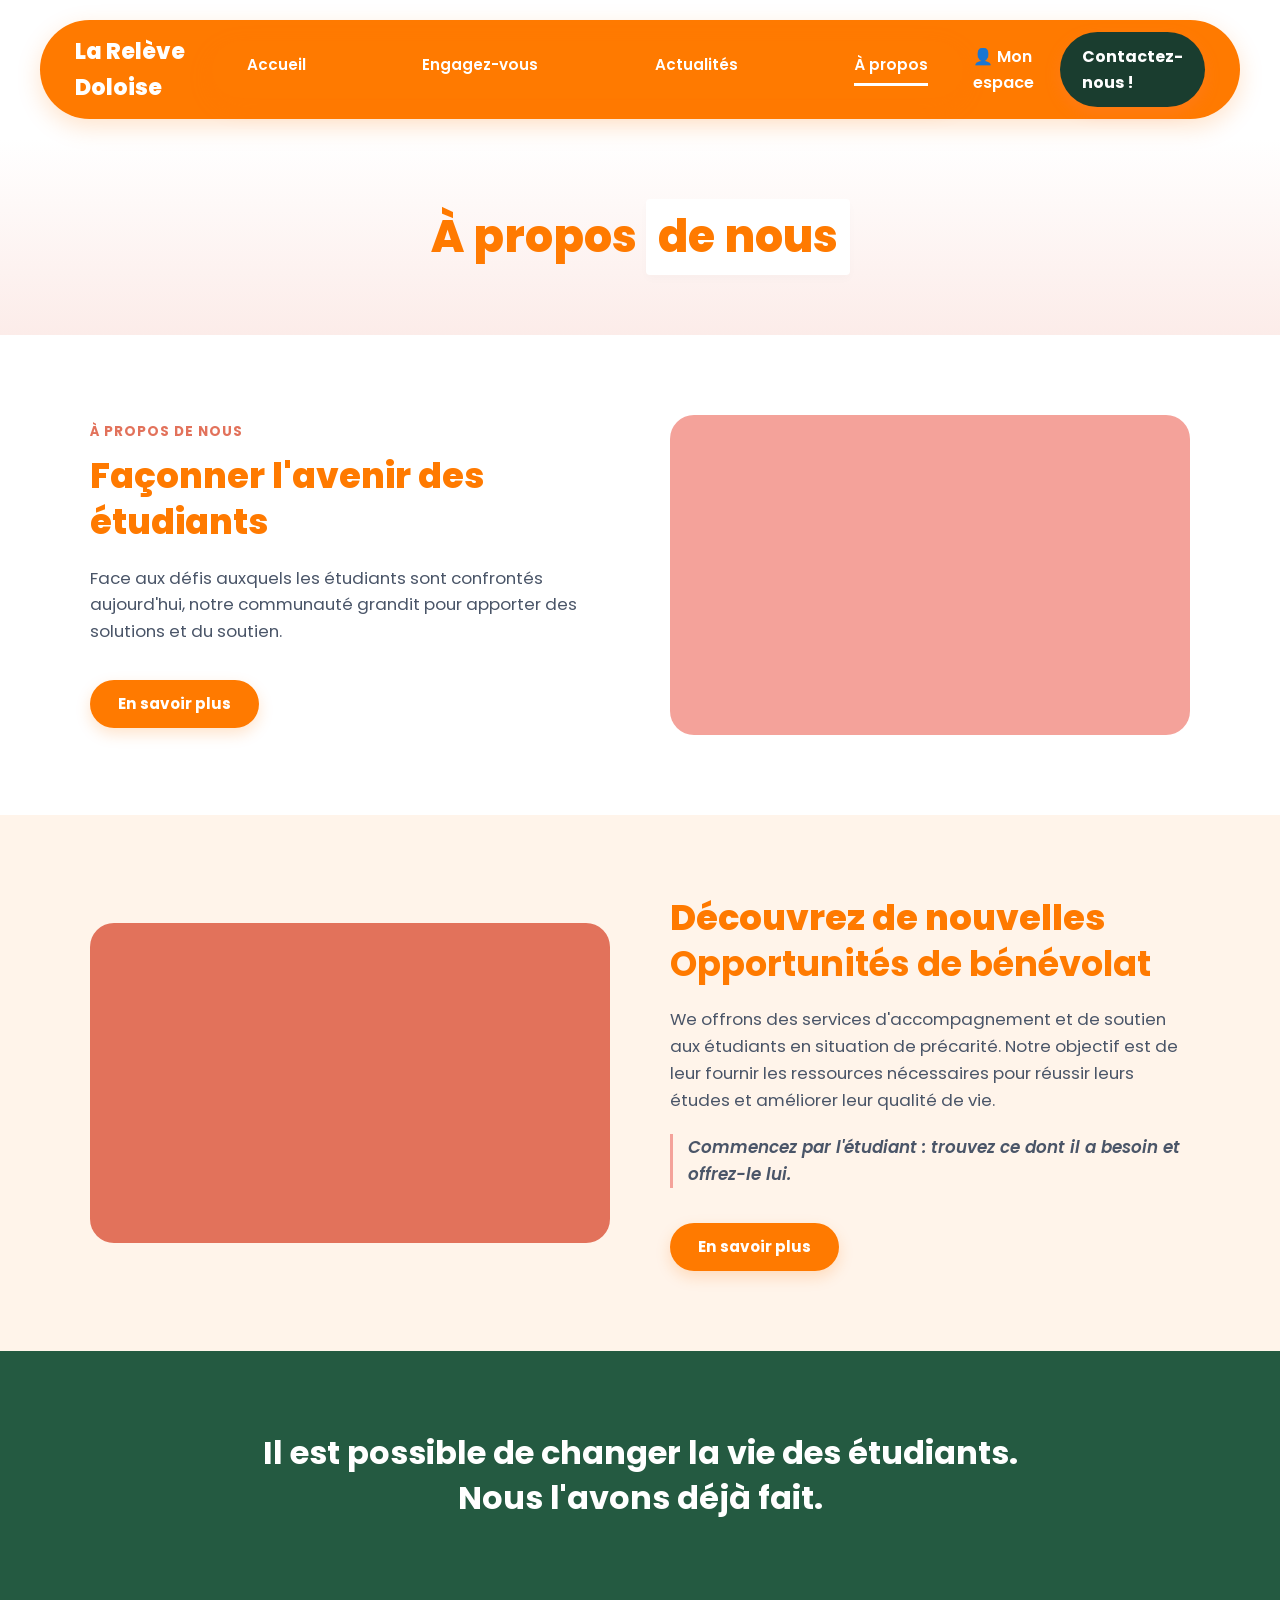
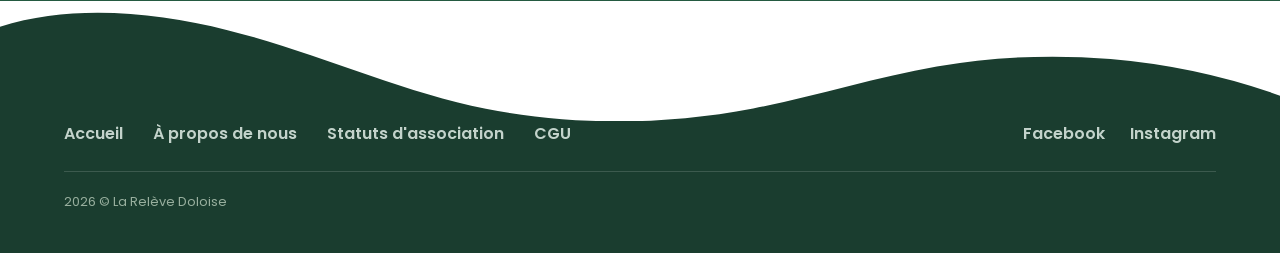
<file: about-us.html>
<!DOCTYPE html>
<html lang="fr">
<head>
    <meta charset="UTF-8">
    <meta name="viewport" content="width=device-width, initial-scale=1.0">
    <title>À propos - La Relève Doloise</title>
    <link rel="stylesheet" href="style-about-us.css">
</head>
<body>

    <header class="main-header">
        <div class="header-flex">
            <div class="logo-zone">
                <a href="accueil.html" class="logo-text">La Relève Doloise</a>
            </div>
            
            <nav class="nav-menu">
                <a href="accueil.html">Accueil</a>
                <a href="engagez-vous.html">Engagez-vous</a>
                <a href="actualite.html">Actualités</a>
                <a href="about-us.html" class="active">À propos</a>
            </nav>

            <div class="header-cta">
                <a href="connecter.html" class="btn-space">👤 Mon espace</a>
                <a href="contactus.html" class="btn-primary">Contactez-nous !</a>
            </div>
        </div>
    </header>

    <main>
        <section class="about-hero">
            <div class="container">
                <h1>À propos <span>de nous</span></h1>
            </div>
        </section>

        <section class="about-split row-normal">
            <div class="container split-container">
                <div class="content-side">
                    <span class="subtitle">À PROPOS DE NOUS</span>
                    <h2>Façonner l'avenir des étudiants</h2>
                    <p>Face aux défis auxquels les étudiants sont confrontés aujourd'hui, notre communauté grandit pour apporter des solutions et du soutien.</p>
                    <a href="engagez-vous.html" class="btn-secondary">En savoir plus</a>
                </div>
                <div class="image-side animation-placeholder-1">
                    </div>
            </div>
        </section>

        <section class="about-split row-reverse">
            <div class="container split-container">
                <div class="content-side">
                    <h2>Découvrez de nouvelles <br><strong>Opportunités de bénévolat</strong></h2>
                    <p>We offrons des services d'accompagnement et de soutien aux étudiants en situation de précarité. Notre objectif est de leur fournir les ressources nécessaires pour réussir leurs études et améliorer leur qualité de vie.</p>
                    <p class="highlight-text">Commencez par l'étudiant : trouvez ce dont il a besoin et offrez-le lui.</p>
                    <a href="engagez-vous.html" class="btn-secondary">En savoir plus</a>
                </div>
                <div class="image-side animation-placeholder-2">
                    </div>
            </div>
        </section>

        <section class="impact-banner">
            <div class="container">
                <h2>Il est possible de changer la vie des étudiants.<br> Nous l'avons déjà fait.</h2>
            </div>
        </section>
    </main>

     <footer class="footer-section">
        <div class="footer-wave-container">
            <svg data-name="Layer 1" xmlns="http://www.w3.org/2000/svg" viewBox="0 0 1200 120" preserveAspectRatio="none">
                <path d="M321.39,56.44c58-10.79,114.16-30.13,172-41.86,82.39-16.72,168.19-17.73,250.45-.39C823.78,31,906.67,72,985.66,92.83c70.05,18.48,146.53,26.09,214.34,3V0H0V27.35A600.21,600.21,0,0,0,321.39,56.44Z" class="wave-green-sapin"></path>
            </svg>
        </div>

        <div class="footer-wrapper">
            <nav class="footer-links">
                <a href="accueil.html">Accueil</a>
                <a href="about-us.html">À propos de nous</a>
                <a href="status.html">Statuts d'association</a>
                <a href="Cgu.html">CGU</a>
            </nav>
            
            <div class="footer-social-media">
                <a href="https://www.facebook.com/larelevedoloise" target="_blank" rel="noopener noreferrer">Facebook</a>
                <a href="https://www.instagram.com/larelevedoloise" target="_blank" rel="noopener noreferrer">Instagram</a>
            </div>
        </div>

        <div class="footer-copyright-text">
            2026 © La Relève Doloise
        </div>
    </footer>

</body>
</html>
</file>
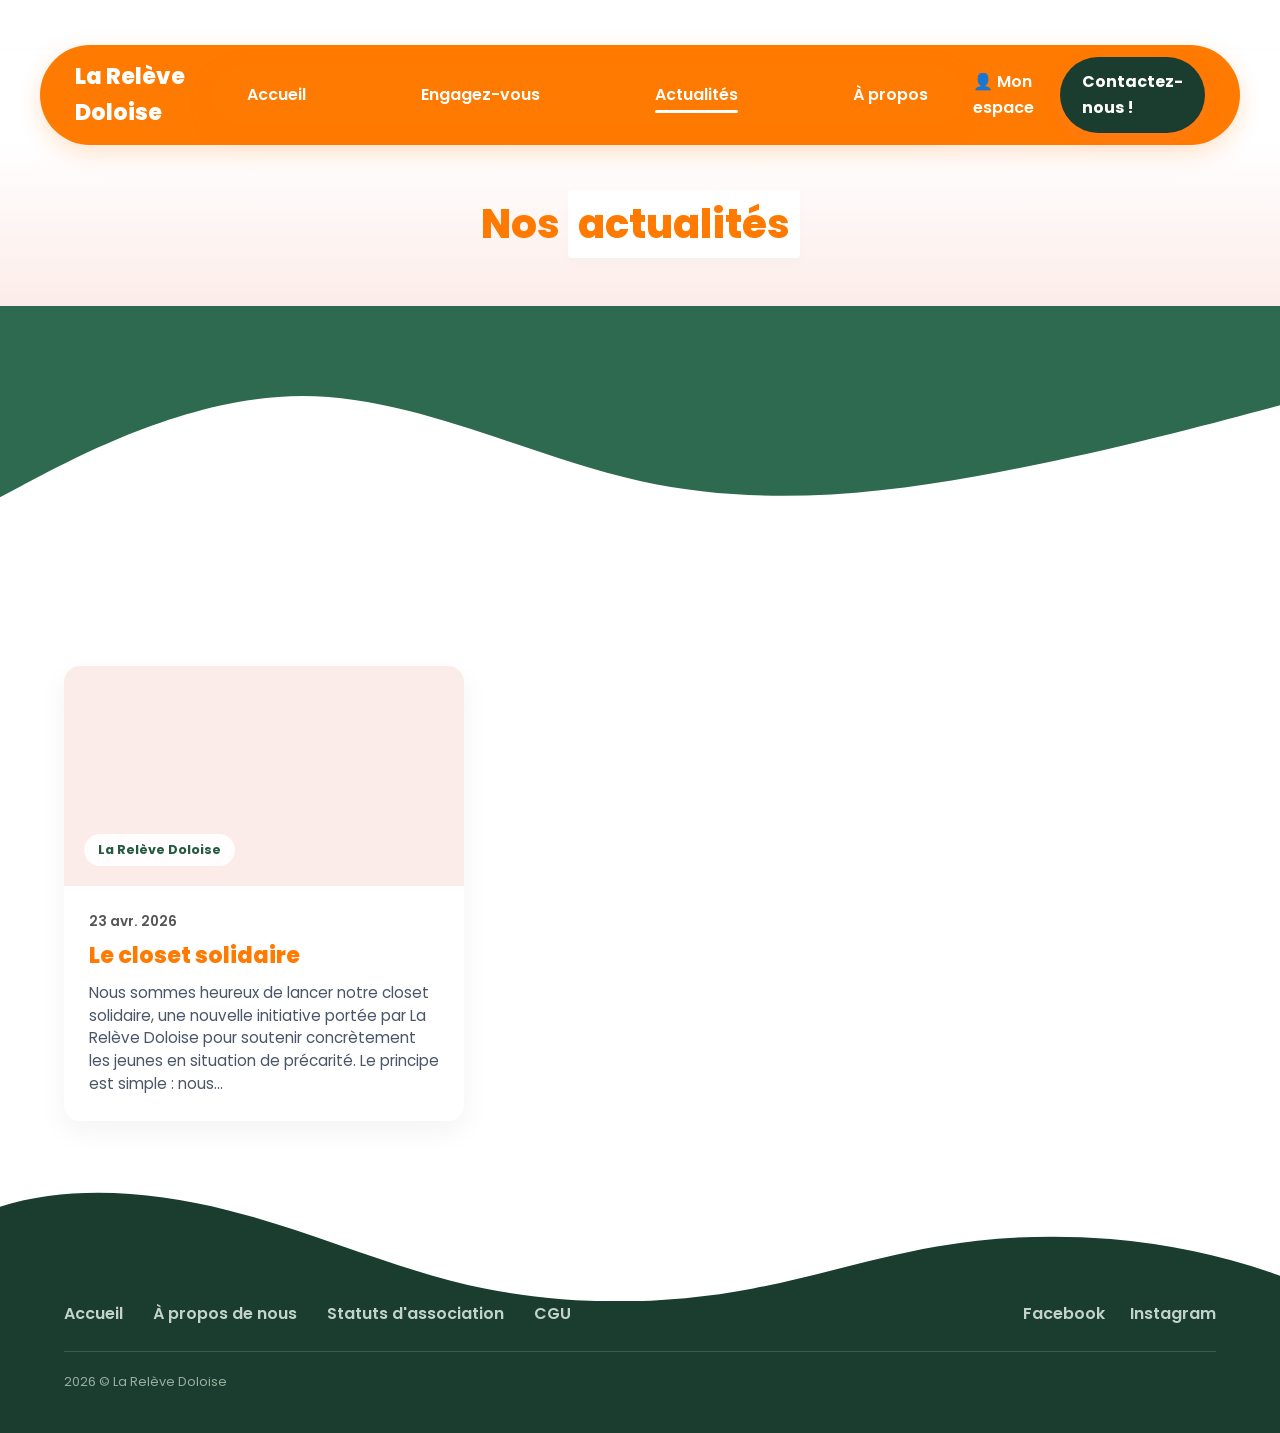
<file: actualite.html>
<!DOCTYPE html>
<html lang="fr">
<head>
    <meta charset="UTF-8">
    <meta name="viewport" content="width=device-width, initial-scale=1.0">
    <title>Actualité - La Relève Doloise</title>
    <link rel="stylesheet" href="style-actualite.css">
</head>
<body>

    <header class="main-header">
        <div class="header-flex">
            <div class="logo-zone">
                <a href="accueil.html" class="logo-text">La Relève Doloise</a>
            </div>
            
            <nav class="nav-menu">
                <a href="accueil.html">Accueil</a>
                <a href="engagez-vous.html">Engagez-vous</a>
                <a href="actualite.html" class="active">Actualités</a>
                <a href="about-us.html">À propos</a>
            </nav>

            <div class="header-cta">
                <a href="connecter.html" class="btn-space">👤 Mon espace</a>
                <a href="contactus.html" class="btn-primary">Contactez-nous !</a>
            </div>
        </div>
    </header>

    <main>
        <section class="news-hero">
            <h1>Nos <span>actualités</span></h1>
        </section>
         <div class="wave-green"></div>

        <section class="blog-preview-section">
            <div class="container">
                <article class="blog-card">
                    <a href="closet.html" class="card-cover-link">
                        <div class="card-cover">
                            <div class="author-badge">
                                <span>La Relève Doloise</span>
                            </div>
                        </div>
                    </a>
                    
                    <div class="card-body">
                        <span class="card-date">23 avr. 2026</span>
                        <h3 class="card-title">
                            <a href="closet.html">Le closet solidaire</a>
                        </h3>
                        <p class="card-text">
                            Nous sommes heureux de lancer notre closet solidaire, une nouvelle initiative portée par La Relève Doloise pour soutenir concrètement les jeunes en situation de précarité. Le principe est simple : nous...
                        </p>
                    </div>
                </article>
            </div>
        </section>
    </main>
    
     <footer class="footer-section">
        <div class="footer-wave-container">
            <svg data-name="Layer 1" xmlns="http://www.w3.org/2000/svg" viewBox="0 0 1200 120" preserveAspectRatio="none">
                <path d="M321.39,56.44c58-10.79,114.16-30.13,172-41.86,82.39-16.72,168.19-17.73,250.45-.39C823.78,31,906.67,72,985.66,92.83c70.05,18.48,146.53,26.09,214.34,3V0H0V27.35A600.21,600.21,0,0,0,321.39,56.44Z" class="wave-green-sapin"></path>
            </svg>
        </div>

        <div class="footer-wrapper">
            <nav class="footer-links">
                <a href="accueil.html">Accueil</a>
                <a href="about-us.html">À propos de nous</a>
                <a href="status.html">Statuts d'association</a>
                <a href="Cgu.html">CGU</a>
            </nav>
            
            <div class="footer-social-media">
                <a href="https://www.facebook.com/larelevedoloise" target="_blank" rel="noopener noreferrer">Facebook</a>
                <a href="https://www.instagram.com/larelevedoloise" target="_blank" rel="noopener noreferrer">Instagram</a>
            </div>
        </div>

        <div class="footer-copyright-text">
            2026 © La Relève Doloise
        </div>
    </footer>

</body>
</html>
</file>
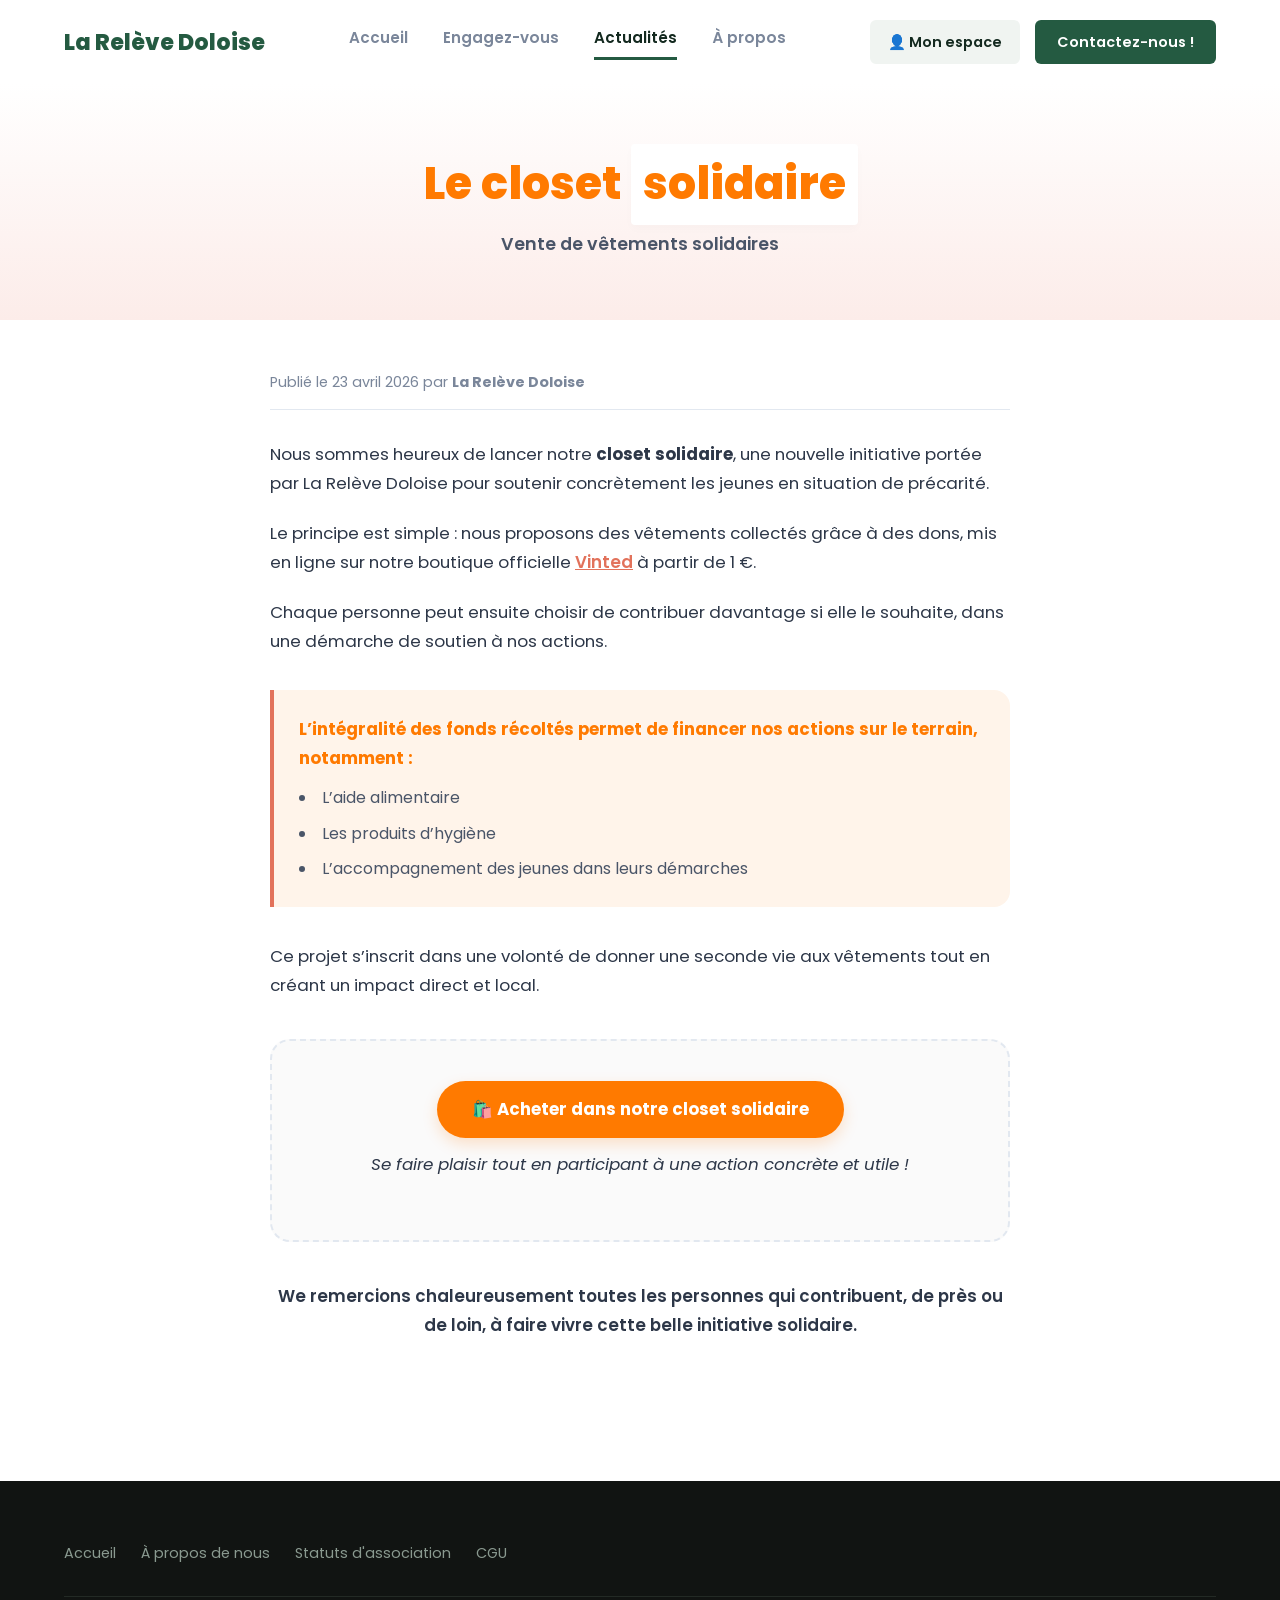
<file: closet.html>
<!DOCTYPE html>
<html lang="fr">
<head>
    <meta charset="UTF-8">
    <meta name="viewport" content="width=device-width, initial-scale=1.0">
    <meta name="description" content="Site de La Relève Doloise - Le closet solidaire">
    <title>Le closet solidaire - La Relève Doloise</title>
    <link rel="stylesheet" href="style-closet.css">
</head>
<body>

    <header class="main-header">
        <div class="header-flex">
            <div class="logo-zone">
                <a href="accueil.html" class="logo-text">La Relève Doloise</a>
            </div>
            
            <nav class="nav-menu">
                <a href="accueil.html">Accueil</a>
                <a href="engagez-vous.html">Engagez-vous</a>
                <a href="actualite.html" class="active">Actualités</a>
                <a href="about-us.html">À propos</a>
            </nav>

            <div class="header-cta">
                <a href="connecter.html" class="btn-space">👤 Mon espace</a>
                <a href="contactus.html" class="btn-primary">Contactez-nous !</a>
            </div>
        </div>
    </header>

    <main>
        <section class="hero">
            <div class="container">
                <h1>Le closet <span>solidaire</span></h1>
                <p class="subtitle-hero">Vente de vêtements solidaires</p>
            </div>
        </section>

        <article class="content-section">
            <div class="container container-article">
                
                <div class="meta-info">
                    <p>Publié le <time datetime="2026-04-23">23 avril 2026</time> par <strong>La Relève Doloise</strong></p>
                </div>

                <div class="article-text">
                    <p>Nous sommes heureux de lancer notre <strong>closet solidaire</strong>, une nouvelle initiative portée par La Relève Doloise pour soutenir concrètement les jeunes en situation de précarité.</p>
                    
                    <p>Le principe est simple : nous proposons des vêtements collectés grâce à des dons, mis en ligne sur notre boutique officielle <a href="https://www.vinted.fr/member/181349828-larelevedoloise" target="_blank" class="text-link">Vinted</a> à partir de 1 €.</p>
                    
                    <p>Chaque personne peut ensuite choisir de contribuer davantage si elle le souhaite, dans une démarche de soutien à nos actions.</p>
                    
                    <div class="highlight-block">
                        <p>L’intégralité des fonds récoltés permet de financer nos actions sur le terrain, notamment :</p>
                        <ul>
                            <li>L’aide alimentaire</li>
                            <li>Les produits d’hygiène</li>
                            <li>L’accompagnement des jeunes dans leurs démarches</li>
                        </ul>
                    </div>
                    
                    <p>Ce projet s’inscrit dans une volonté de donner une seconde vie aux vêtements tout en créant un impact direct et local.</p>
                    
                    <div class="cta-box">
                        <a href="https://www.vinted.fr/member/181349828-larelevedoloise" target="_blank" class="btn-secondary">🛍️ Acheter dans notre closet solidaire</a>
                        <p class="cta-help">Se faire plaisir tout en participant à une action concrète et utile !</p>
                    </div>
                    
                    <p class="thanks-text">We remercions chaleureusement toutes les personnes qui contribuent, de près ou de loin, à faire vivre cette belle initiative solidaire.</p>
                </div>

            </div>
        </article>
    </main>

    <footer class="footer-content">
        <div class="footer-wrapped">
            <nav class="footer-nav">
                <a href="accueil.html">Accueil</a>
                <a href="about-us.html">À propos de nous</a>
                <a href="status.html">Statuts d'association</a>
                <a href="Cgu.html">CGU</a>
            </nav>
            
            <div class="footer-socials">
                <a href="https://www
</file>
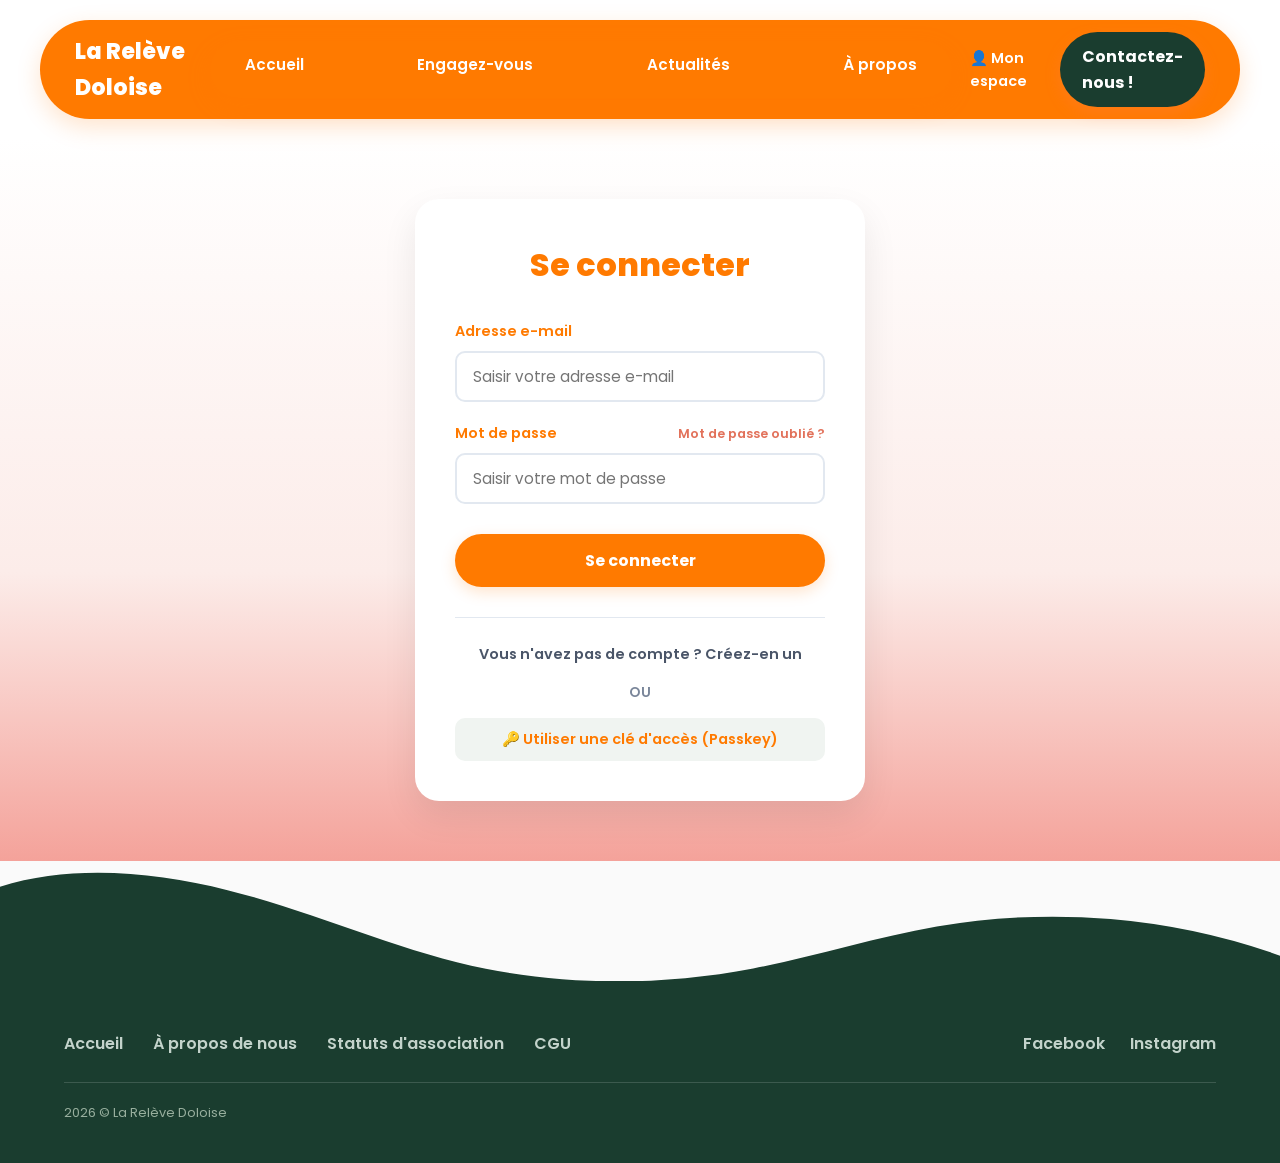
<file: connecter.html>
<!DOCTYPE html>
<html lang="fr">
<head>
    <meta charset="UTF-8">
    <meta name="viewport" content="width=device-width, initial-scale=1.0">
    <title>Connexion | La Relève Doloise</title>
    <link rel="stylesheet" href="style-connecter.css">
</head>
<body>

    <header class="main-header">
        <div class="header-flex">
            <div class="logo-zone">
                <a href="accueil.html" class="logo-text">La Relève Doloise</a>
            </div>
            
            <nav class="nav-menu">
                <a href="accueil.html">Accueil</a>
                <a href="engagez-vous.html">Engagez-vous</a>
                <a href="actualite.html">Actualités</a>
                <a href="about-us.html">À propos</a>
            </nav>

            <div class="header-cta">
                <a href="connecter.html" class="btn-space active-space">👤 Mon espace</a>
                <a href="contactus.html" class="btn-primary">Contactez-nous !</a>
            </div>
        </div>
    </header>

    <main class="login-container">
        <div class="hero-overlay-gradient"></div>
        
        <section class="login-card">
            <h1>Se connecter</h1>
            
            <form action="/web/login" method="POST" class="login-form">
                <input type="hidden" name="csrf_token" value="b2ef6bf1977bdfbf4773783dd176917f24559301o1810970942">

                <div class="form-group">
                    <label for="login">Adresse e-mail</label>
                    <input type="email" id="login" name="login" placeholder="Saisir votre adresse e-mail" required autocomplete="username">
                </div>

                <div class="form-group">
                    <div class="label-wrapper">
                        <label for="password">Mot de passe</label>
                        <a href="/web/reset_password" class="form-link-sm">Mot de passe oublié ?</a>
                    </div>
                    <div class="password-input-wrapper">
                        <input type="password" id="password" name="password" placeholder="Saisir votre mot de passe" required autocomplete="current-password">
                    </div>
                </div>

                <button type="submit" class="btn-submit">Se connecter</button>
            </form>

            <div class="login-footer">
                <a href="/web/signup" class="form-link">Vous n'avez pas de compte ? Créez-en un</a>
                <span class="divider">ou</span>
                <a href="#" class="btn-passkey">🔑 Utiliser une clé d'accès (Passkey)</a>
            </div>
        </section>
    </main>
        
    <footer class="footer-section">
        <div class="footer-wave-container">
            <svg data-name="Layer 1" xmlns="http://www.w3.org/2000/svg" viewBox="0 0 1200 120" preserveAspectRatio="none">
                <path d="M321.39,56.44c58-10.79,114.16-30.13,172-41.86,82.39-16.72,168.19-17.73,250.45-.39C823.78,31,906.67,72,985.66,92.83c70.05,18.48,146.53,26.09,214.34,3V0H0V27.35A600.21,600.21,0,0,0,321.39,56.44Z" class="wave-green-sapin"></path>
            </svg>
        </div>

        <div class="footer-wrapper">
            <nav class="footer-links">
                <a href="accueil.html">Accueil</a>
                <a href="about-us.html">À propos de nous</a>
                <a href="status.html">Statuts d'association</a>
                <a href="Cgu.html">CGU</a>
            </nav>
            
            <div class="footer-social-media">
                <a href="https://www.facebook.com/larelevedoloise" target="_blank" rel="noopener noreferrer">Facebook</a>
                <a href="https://www.instagram.com/larelevedoloise" target="_blank" rel="noopener noreferrer">Instagram</a>
            </div>
        </div>

        <div class="footer-copyright-text">
            2026 © La Relève Doloise
        </div>
    </footer>

</body>
</html>
</file>
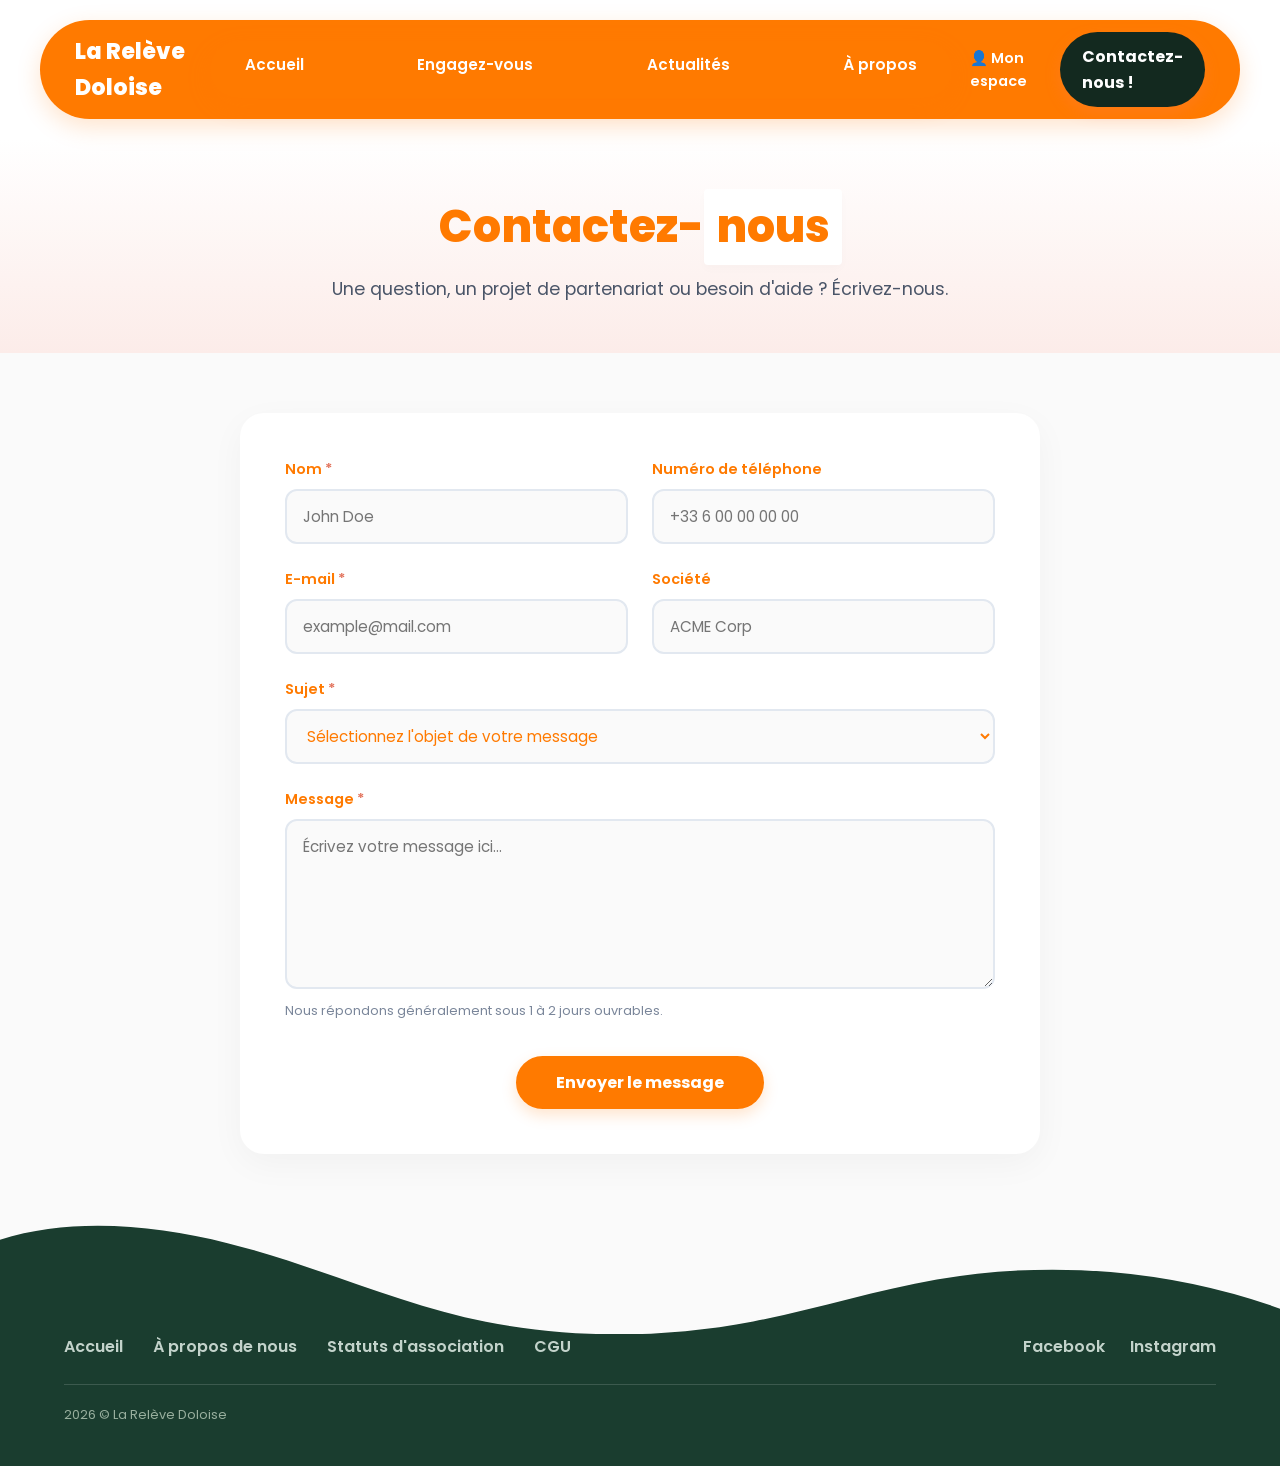
<file: contactus.html>
<!DOCTYPE html>
<html lang="fr">
<head>
    <meta charset="utf-8">
    <meta name="viewport" content="width=device-width, initial-scale=1">
    <meta name="description" content="Voici la page contact du site web de La Relève Doloise.">
    <title>Contact Us | La Relève Doloise</title>
    <link rel="stylesheet" href="style-contactus.css">
    <link rel="icon" type="image/png" href="img/La-Relève-Doloise.ico">
</head>
<body>

    <header class="main-header">
        <div class="header-flex">
            <div class="logo-zone">
                <a href="accueil.html" class="logo-text">La Relève Doloise</a>
            </div>
            
            <nav class="nav-menu">
                <a href="accueil.html">Accueil</a>
                <a href="engagez-vous.html">Engagez-vous</a>
                <a href="actualite.html">Actualités</a>
                <a href="about-us.html">À propos</a>
            </nav>

            <div class="header-cta">
                <a href="connecter.html" class="btn-space">👤 Mon espace</a>
                <a href="contactus.html" class="btn-primary active-contact">Contactez-nous !</a>
            </div>
        </div>
    </header>

    <main>
        <section class="contact-hero">
            <div class="container">
                <h1>Contactez-<span>nous</span></h1>
                <p class="lead">Une question, un projet de partenariat ou besoin d'aide ? Écrivez-nous.</p>
            </div>
        </section>

        <section class="contact-section">
            <div class="container">
                <div class="form-wrapper">
                    <form action="" method="post" class="contact-form">
                        
                        <div class="form-grid">
                            <div class="form-group">
                                <label for="contact-name">Nom <span class="required">*</span></label>
                                <input id="contact-name" type="text" name="name" placeholder="John Doe" required>
                            </div>

                            <div class="form-group">
                                <label for="contact-phone">Numéro de téléphone</label>
                                <input id="contact-phone" type="tel" name="phone" placeholder="+33 6 00 00 00 00">
                            </div>

                            <div class="form-group">
                                <label for="contact-email">E-mail <span class="required">*</span></label>
                                <input id="contact-email" type="email" name="email_from" placeholder="example@mail.com" required>
                            </div>

                            <div class="form-group">
                                <label for="contact-company">Société</label>
                                <input id="contact-company" type="text" name="company" placeholder="ACME Corp">
                            </div>
                        </div>

                        <div class="form-group full-width">
                            <label for="contact-subject">Sujet <span class="required">*</span></label>
                            <select id="contact-subject" name="subject" required>
                                <option value="" disabled selected hidden>Sélectionnez l'objet de votre message</option>
                                <option value="devenir_membre">Devenir membre de l'association</option>
                                <option value="devenir_partenaire">Devenir partenaire de l'association</option>
                                <option value="jeune_besoin">Je suis un jeune dans le besoin</option>
                                <option value="faire_don">Je veux faire un don (vêtements, meubles, nourriture)</option>
                                <option value="autres">Autres</option>
                            </select>
                        </div>

                        <div class="form-group full-width">
                            <label for="contact-message">Message <span class="required">*</span></label>
                            <textarea id="contact-message" name="description" placeholder="Écrivez votre message ici..." rows="6" required></textarea>
                            <p class="form-help">Nous répondons généralement sous 1 à 2 jours ouvrables.</p>
                        </div>

                        <div class="form-actions">
                            <button type="submit" class="btn-submit">Envoyer le message</button>
                        </div>
                    </form>
                </div>
            </div>
        </section>
    </main>

     <footer class="footer-section">
        <div class="footer-wave-container">
            <svg data-name="Layer 1" xmlns="http://www.w3.org/2000/svg" viewBox="0 0 1200 120" preserveAspectRatio="none">
                <path d="M321.39,56.44c58-10.79,114.16-30.13,172-41.86,82.39-16.72,168.19-17.73,250.45-.39C823.78,31,906.67,72,985.66,92.83c70.05,18.48,146.53,26.09,214.34,3V0H0V27.35A600.21,600.21,0,0,0,321.39,56.44Z" class="wave-green-sapin"></path>
            </svg>
        </div>

        <div class="footer-wrapper">
            <nav class="footer-links">
                <a href="accueil.html">Accueil</a>
                <a href="about-us.html">À propos de nous</a>
                <a href="status.html">Statuts d'association</a>
                <a href="Cgu.html">CGU</a>
            </nav>
            
            <div class="footer-social-media">
                <a href="https://www.facebook.com/larelevedoloise" target="_blank" rel="noopener noreferrer">Facebook</a>
                <a href="https://www.instagram.com/larelevedoloise" target="_blank" rel="noopener noreferrer">Instagram</a>
            </div>
        </div>

        <div class="footer-copyright-text">
            2026 © La Relève Doloise
        </div>
    </footer>
</body>
</html>
</file>
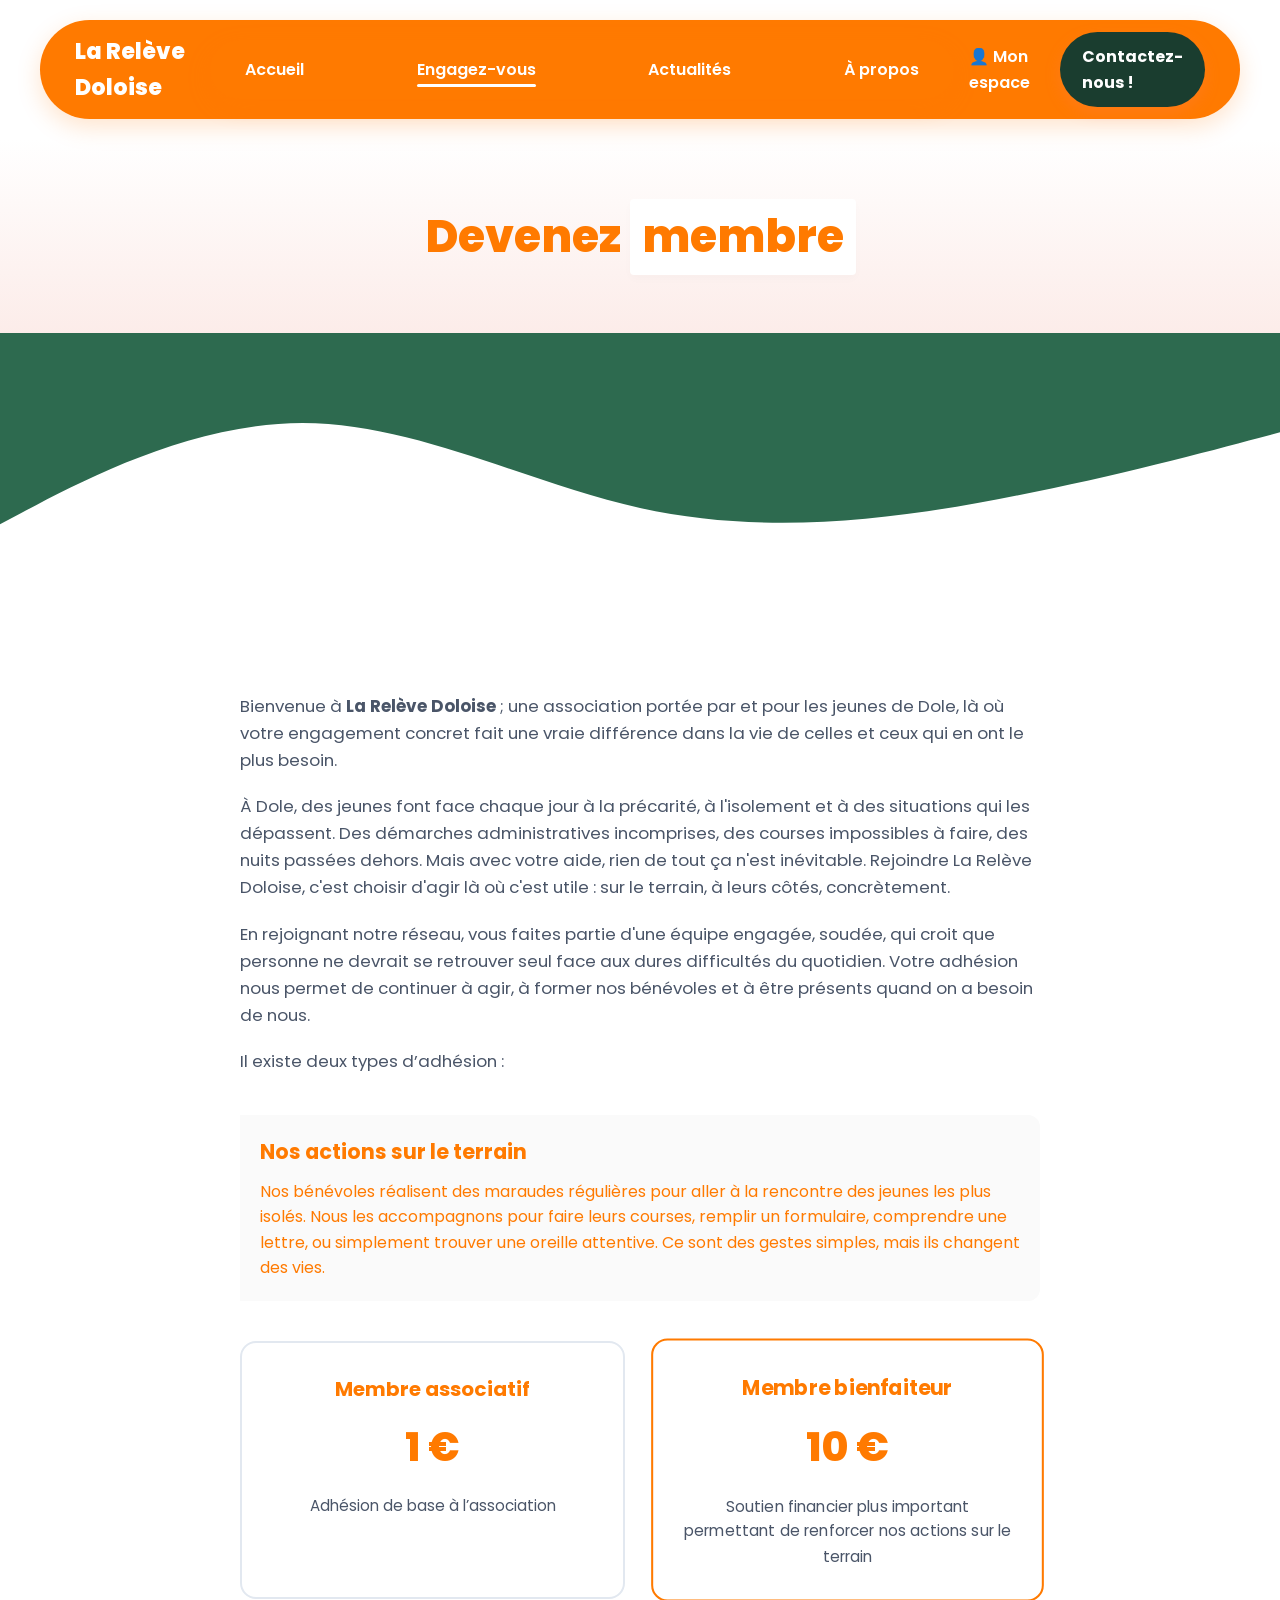
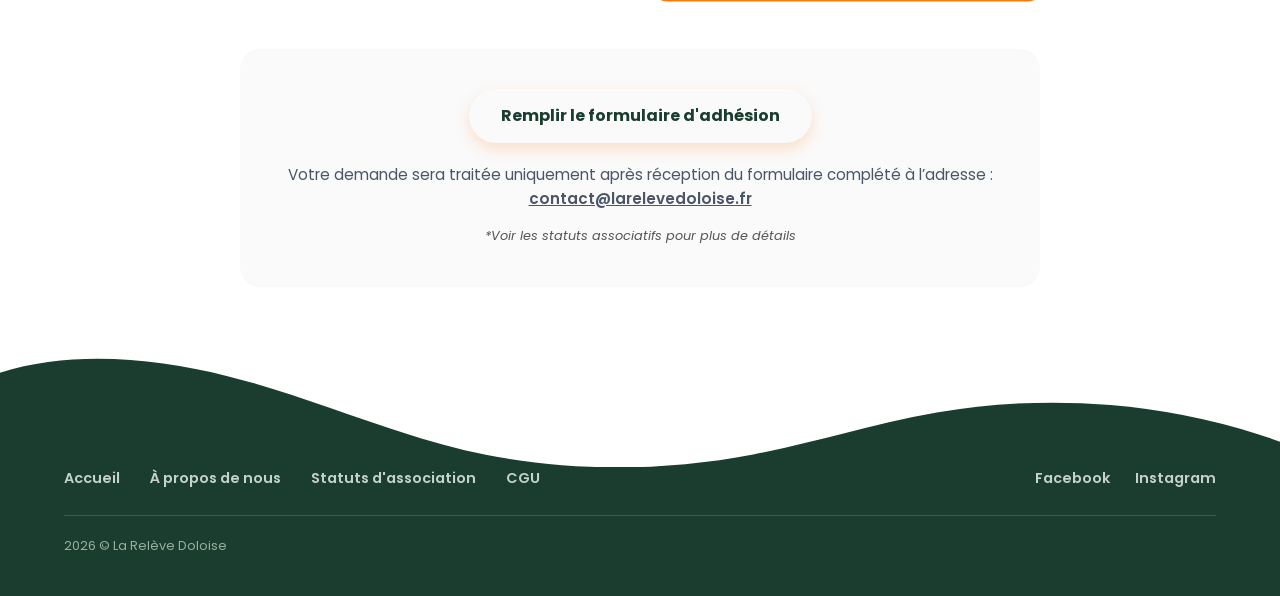
<file: engagez-vous.html>
<!DOCTYPE html>
<html lang="fr">
<head>
    <meta charset="UTF-8">
    <meta name="viewport" content="width=device-width, initial-scale=1.0">
    <meta name="description" content="Rejoignez La Relève Doloise et engagez-vous concrètement pour soutenir les jeunes de Dole face à la précarité et à l'isolement.">
    <title>Devenez Membre - La Relève Doloise</title>
    <link rel="stylesheet" href="style-engagez-vous.css">
    <link rel="icon" type="image/png" href="img/La-Relève-Doloise.ico">
</head>
<body>

    <header class="main-header">
        <div class="header-flex">
            <div class="logo-zone">
                <a href="accueil.html" class="logo-text">La Relève Doloise</a>
            </div>
            
            <nav class="nav-menu">
                <a href="accueil.html">Accueil</a>
                <a href="engagez-vous.html" class="active">Engagez-vous</a>
                <a href="actualite.html">Actualités</a>
                <a href="about-us.html">À propos</a>
            </nav>

            <div class="header-cta">
                <a href="connecter.html" class="btn-space">👤 Mon espace</a>
                <a href="contactus.html" class="btn-primary">Contactez-nous !</a>
            </div>
        </div>
    </header>

    <main>
        <section class="page-title">
            <div class="container">
                <h1>Devenez <span>membre</span></h1>
            </div>
        </section>
        <div class="wave-green"></div>

        <section class="membership-content">
            <div class="container">
                <div class="intro-text">
                    <p>Bienvenue à <strong>La Relève Doloise</strong> ; une association portée par et pour les jeunes de Dole, là où votre engagement concret fait une vraie différence dans la vie de celles et ceux qui en ont le plus besoin.</p>
                    
                    <p>À Dole, des jeunes font face chaque jour à la précarité, à l'isolement et à des situations qui les dépassent. Des démarches administratives incomprises, des courses impossibles à faire, des nuits passées dehors. Mais avec votre aide, rien de tout ça n'est inévitable. Rejoindre La Relève Doloise, c'est choisir d'agir là où c'est utile : sur le terrain, à leurs côtés, concrètement.</p>

                    <p>En rejoignant notre réseau, vous faites partie d'une équipe engagée, soudée, qui croit que personne ne devrait se retrouver seul face aux dures difficultés du quotidien. Votre adhésion nous permet de continuer à agir, à former nos bénévoles et à être présents quand on a besoin de nous.</p>

                    <p>Il existe deux types d’adhésion :</p>
                </div>

                <div class="mission-details">
                    <h3>Nos actions sur le terrain</h3>
                    <p>Nos bénévoles réalisent des maraudes régulières pour aller à la rencontre des jeunes les plus isolés. Nous les accompagnons pour faire leurs courses, remplir un formulaire, comprendre une lettre, ou simplement trouver une oreille attentive. Ce sont des gestes simples, mais ils changent des vies.</p>
                </div>

                <div class="membership-plans">
                    <div class="plan-card">
                        <h4>Membre associatif</h4>
                        <span class="price">1 €</span>
                        <p>Adhésion de base à l’association</p>
                    </div>
                    <div class="plan-card featured">
                        <h4>Membre bienfaiteur</h4>
                        <span class="price">10 €</span>
                        <p>Soutien financier plus important permettant de renforcer nos actions sur le terrain</p>
                    </div>
                </div>

                <div class="cta-box">
                    <a class="btn-secondary" href="https://drive.google.com/file/d/1gvoG_ax0Mr5JM6YanhwmZoTfa2jbpjAJ/view?usp=sharing">Remplir le formulaire d'adhésion</a>
                    <p class="instruction">Votre demande sera traitée uniquement après réception du formulaire complété à l’adresse : <a href="mailto:contact@larelevedoloise.fr">contact@larelevedoloise.fr</a></p>
                    <p class="disclaimer"><em>*Voir les statuts associatifs pour plus de détails</em></p>
                </div>
            </div>
        </section>
    </main>

    <footer class="footer-section">
        <div class="footer-wave-container">
            <svg data-name="Layer 1" xmlns="http://www.w3.org/2000/svg" viewBox="0 0 1200 120" preserveAspectRatio="none">
                <path d="M321.39,56.44c58-10.79,114.16-30.13,172-41.86,82.39-16.72,168.19-17.73,250.45-.39C823.78,31,906.67,72,985.66,92.83c70.05,18.48,146.53,26.09,214.34,3V0H0V27.35A600.21,600.21,0,0,0,321.39,56.44Z" class="wave-green-sapin"></path>
            </svg>
        </div>

        <div class="footer-wrapper">
            <nav class="footer-links">
                <a href="accueil.html">Accueil</a>
                <a href="about-us.html">À propos de nous</a>
                <a href="status.html">Statuts d'association</a>
                <a href="Cgu.html">CGU</a>
            </nav>
            
            <div class="footer-social-media">
                <a href="https://www.facebook.com/larelevedoloise" target="_blank" rel="noopener noreferrer">Facebook</a>
                <a href="https://www.instagram.com/larelevedoloise" target="_blank" rel="noopener noreferrer">Instagram</a>
            </div>
        </div>

        <div class="footer-copyright-text">
            2026 © La Relève Doloise
        </div>
    </footer>


</body>
</html>
</file>
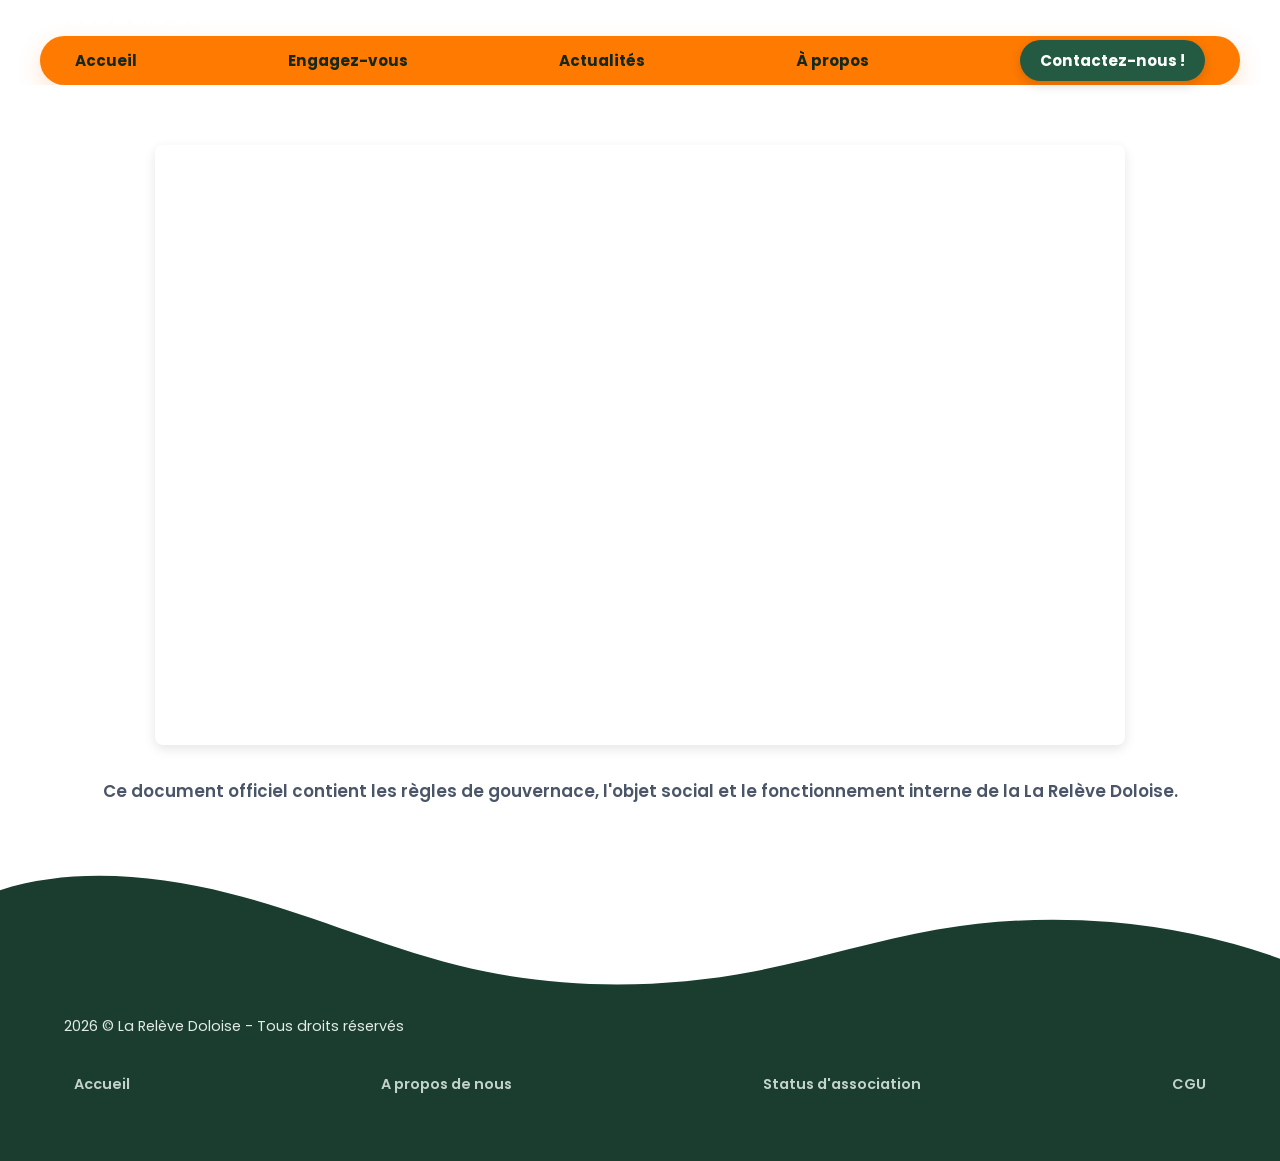
<file: status.html>
<!DOCTYPE html>
<html lang="fr">
    <head>
        <meta charset="UTF-8">
        <meta name="viewport" content="width=device-width, initial-sacle=1.0">
        <meta name="description" content="Statuts de l'association - La Relève Doloise">
        <title>Status | La Relève Doloise</title>
        <link rel="stylesheet" href="style-statut.css">
    </head>
    <body>
        <header>
            <div class="logo">
                <a href="accueil.html">La Relève Doloise</a>
            </div>
            <nav>
                <ul>
                    <li><a href="accueil.html">Accueil</a></li>
                    <li><a href="engagez-vous.html">Engagez-vous</a></li>
                    <li><a href="actualite.html">Actualités</a></li>
                    <li><a href="about-us.html">À propos</a></li>
                    <li><a href="contactus.html" class="btn-contact">Contactez-nous !</a>

                </ul>
            </nav>
        </header>

        <main>
        <section class="pdf-viewer-container" style="max-width: 1000px; margin: 20px auto; padding: 0 15px;">
        <iframe src="https://docs.google.com/gview?url=https://drive.google.com/uc?id=1ukM0Hhk6LiFDiUMk-J6yQeDtl1CL6K5t&export=download&embedded=true" 
                width="100%" 
                height="600px" 
                style="border: none; border-radius: 8px; box-shadow: 0 4px 12px rgba(0,0,0,0.1);">
        </iframe>
        </section>
                <p class="info-text">Ce document officiel contient les règles de gouvernace, l'objet social et 
                    le fonctionnement interne de la La Relève Doloise.
                    </p>
        </main>

        <footer>
            <p>2026  © La Relève Doloise - Tous droits réservés</p>
            <p>
                <a href="accueil.html">Accueil</a>
                <a href="about-us.html">A propos de nous</a>
                <a href="status.html">Status d'association</a>
                <a href="cgu.html">CGU</a>
            </p>
        </footer>
    </body>
</html>
</file>
<file: style-about-us.css>
@import url('https://fonts.googleapis.com/css2?family=Poppins:wght@400;600;700;800&display=swap');

:root {
    --accent-salmon: #F4A29A;   
    --accent-orange: #E2725B;   
    --orange-button: #FF7A00;   
    --text-dark:  #FF7A00;       
    --bg-peach: #FFF4EA;       
    --white: #FFFFFF;
    --gray-text: #FF7A00;       
}

* {
    margin: 0;
    padding: 0;
    box-sizing: border-box;
}

body {
    font-family: 'Poppins', sans-serif;
    background-color: var(--white);
    color: var(--text-dark);
    line-height: 1.6;
    overflow-x: hidden;
}

a {
    text-decoration: none;
    color: inherit;
    transition: all 0.2s ease-in-out;
}
header nav, 
.header-flex, 
.header-capsule {
    width: 95% !important;
    max-width: 1200px !important;
    margin: 0 auto !important;
    background-color: #FF7A00 !important; 
    padding: 12px 35px !important;
    border-radius: 50px !important;       
    display: flex !important;
    justify-content: space-between !important;
    align-items: center !important;
    box-shadow: 0 8px 24px rgba(255, 122, 0, 0.2) !important;
}

.main-header {
    background-color: var(--white);
    padding: 20px 0;
    position: relative;
    z-index: 1000;
}

.header-flex {
    width: 90%;
    max-width: 1200px;
    margin: 0 auto;
    display: flex;
    justify-content: space-between; 
    align-items: center;
}

.logo-zone .logo-text {
    font-size: 1.4rem;
    font-weight: 800;
    color: #FFFFFF}

.nav-menu {
    display: flex;
    gap: 35px; 
}

.nav-menu a {
    font-weight: 600;
    color: #FFFFFF; 
    font-size: 0.95rem;
    padding-bottom: 6px;
    border-bottom: 3px solid transparent; 
}


.nav-menu a:hover, 
.nav-menu a.active {
    color: #FFFFFF; 
    border-bottom: 3px solid #FFFFFF; 
}

.header-cta {
    display: flex;
    gap: 15px;
    align-items: center;
}

.btn-space {
    background: transparent;
    color: #FFFFFF;
    font-weight: 600;
    padding: 10px;
}

.btn-primary {
    background-color: #1A3D2F;
    color: var(--white);
    padding: 12px 22px;
    border-radius: 100px;
    font-weight: 700;
    box-shadow: 0 6px 15px rgba(255,127, 88, 0.25);
    transition: 0.3s;
}
.btn-primary:hover {
    background-color: #FFFFFF;
    transform: translateY(-2px);
}


.about-hero {
    background: linear-gradient(180deg, #FFFFFF 0%, #FCECE9 100%);
    padding: 60px 0;
    text-align: center;
}

.about-hero h1 {
    font-size: 2.8rem;
    font-weight: 800;
    color: var(--text-dark);
}

.about-hero h1 span {
    background-color: var(--white);
    padding: 2px 12px;
    border-radius: 4px;
    display: inline-block;
    box-shadow: 0 4px 10px rgba(0,0,0,0.02);
}


.about-split {
    padding: 80px 0;
}


.about-split.row-reverse {
    background-color: var(--bg-peach);
}

.container {
    width: 90%;
    max-width: 1100px;
    margin: 0 auto;
}

.split-container {
    display: grid;
    grid-template-columns: 1fr 1fr;
    align-items: center;
    gap: 60px;
}


.row-reverse .split-container {
    direction: rtl; 
}
.row-reverse .content-side, .row-reverse .image-side {
    direction: ltr; 
}

.subtitle {
    display: block;
    font-size: 0.85rem;
    font-weight: 700;
    color: var(--accent-orange);
    letter-spacing: 1px;
    margin-bottom: 10px;
}

.content-side h2 {
    font-size: 2.2rem;
    font-weight: 800;
    line-height: 1.3;
    margin-bottom: 20px;
}

.content-side p {
    font-size: 1.05rem;
    color: #4A5568;
    margin-bottom: 20px;
}

.highlight-text {
    border-left: 3px solid var(--accent-salmon);
    padding-left: 15px;
    font-style: italic;
    font-weight: 600;
    color: #2D3748;
}


.btn-secondary {
    display: inline-block;
    background-color: var(--orange-button);
    color: var(--white);
    padding: 12px 28px;
    border-radius: 30px;
    font-weight: 700;
    font-size: 0.95rem;
    margin-top: 15px;
    box-shadow: 0 6px 15px rgba(255, 122, 0, 0.2);
}

.btn-secondary:hover {
    background-color: #D46600;
    transform: translateY(-2px);
}


.image-side {
    border-radius: 24px;
    height: 35px;
    min-height: 320px;
    width: 100%;
    background-size: cover;
    background-position: center;
}

.animation-placeholder-1 {
    background-color: var(--accent-salmon);
}

.animation-placeholder-2 {
    background-color: var(--accent-orange);
}


.impact-banner {
    background-color: #245A41; 
    color: var(--white);
    padding: 80px 0;
    text-align: center;
}

.impact-banner h2 {
    font-size: 2rem;
    font-weight: 700;
    line-height: 1.4;
}


.footer-section {
     position: relative;
    background-color: #1A3D2F;
    padding: 0 0 40px 0;
    color: #E2ECE7;
    margin-top: 120px;
}


.footer-wave-container {
    position: absolute;
    top: -118px; 
    left: 0;
    width: 100%;
    overflow: hidden;
    line-height: 0;
    transform: rotate(180deg);
}

.footer-wave-container svg {
    position: relative;
    display: block;
    width: calc(100% + 1.3px);
    height: 120px;
}


.footer-wave-container .wave-green-sapin {
    fill: #1A3D2F !important; 
}


.footer-wrapper {
    width: 90%;
    max-width: 1200px;
    margin: 50px auto 0 auto; 
    display: flex;
    justify-content: space-between;
    align-items: center;
    border-bottom: 1px solid rgba(255, 255, 255, 0.15);
    padding-bottom: 25px;
}

.footer-links {
    display: flex;
    gap: 30px;
}

.footer-links a {
    font-weight: 600;
    color: #C3D3CB;
}

.footer-links a:hover {
    color: #FFFFFF;
    text-decoration: underline;
}

.footer-social-media {
    display: flex;
    gap: 25px;
}

.footer-social-media a {
    font-weight: 600;
    color: #C3D3CB;
}

.footer-social-media a:hover {
    color: #FF7A00; 
}


.footer-copyright-text {
    width: 90%;
    max-width: 1200px;
    margin: 20px auto 0 auto;
    font-size: 0.8rem;
    color: #98AF9E;
}


@media (max-width: 768px) {
    .footer-wave-container {
        top: -58px;
    }
    .footer-wave-container svg {
        height: 60px;
    }
    .footer-wrapper {
        flex-direction: column;
        gap: 20px;
        text-align: center;
    }
    .footer-links {
        flex-direction: column;
        gap: 12px;
    }
}


@media (max-width: 768px) {
    .header-flex, .footer-wrapped, .split-container {
        grid-template-columns: 1fr;
        flex-direction: column;
        gap: 30px;
        text-align: center;
    }
    .row-reverse .split-container {
        direction: ltr;
    }
    .image-side {
        order: -1; 
    }
    .about-hero h1 {
        font-size: 2.2rem;
    }
    .content-side h2 {
        font-size: 1.8rem;
    }
}
</file>
<file: style-actualite.css>
@import url('https://fonts.googleapis.com/css2?family=Poppins:wght@400;600;700;800&display=swap');


:root {
    --primary-color: #FF7F50;
    --accent-orange: #FF7A00;
    --text-dark: #FF7A00;
    --bg-light: #FFFFFF;
    --white: #FFFFFF;
    --gray-light: #E9ECEF;

    --gray-text: #555555;
    --accent-salmon: #FCECE9;
}

* {
    margin: 0;
    padding: 0;
    box-sizing: border-box;
}

body {
     font-family: 'Poppins', sans-serif;
    background-color: var(--white);
    color: var(--text-dark);
    line-height: 1.6;
    overflow-x: hidden;
}

a {
    text-decoration: none;
    color: inherit;
    transition: all 0.2s ease;
}
header nav, 
.header-flex, 
.header-capsule {
    width: 95% !important;
    max-width: 1200px !important;
    margin: 0 auto !important;
    background-color: #FF7A00 !important; 
    padding: 12px 35px !important;
    border-radius: 50px !important;       
    display: flex !important;
    justify-content: space-between !important;
    align-items: center !important;
    box-shadow: 0 8px 24px rgba(255, 122, 0, 0.2) !important;
}


.main-header {
    background: #fff;
   height:90px;
   display: flex;
   align-items:center;
   box-shadow: 0 2px 8px rgba(0,0,0,0.03);
   margin-top: 50px;
}

.header-flex {
   width: 90%;
   max-width:1250px;
   margin: auto;
   display:flex;
   justify-content: space-between;
   align-items: center;
}

.logo-zone .logo-text {
    font-size: 1.4rem;
    font-weight: 800;
    color: #FFFFFF; 
}

.nav-menu {
    display: flex;
   gap: 35px;
   align-items:center; 
}

.nav-menu a {
    font-weight:600;
    color:#FFFFFF;
    font-weight: 600;
    position: relative;
    padding: 5px 0;
}


.nav-menu a:hover, 
.nav-menu a.active {
    color: #FFFFFF;
}
.nav-menu a::after {
    content: '';
    position: absolute;
    bottom: 0;
    left: 0;
    width: 0;
    height: 3px;
    background-color: #FFFFFF;
    transition: 0.3s;
    border-radius: 5px;
}

.nav-menu a:hover::after, .nav-menu a.active::after {
    width: 100%;
}

.header-cta {
    display: flex;
    gap: 15px;
    align-items: center;
}

.btn-space {
     background: transparent;
    color: #FFFFFF;
    font-weight: 600;
    padding: 10px;
}

.btn-primary {
   background-color: #1A3D2F;
    color: var(--white);
    padding: 12px 22px;
    border-radius: 100px;
    font-weight: 700;
    box-shadow: 0 6px 15px rgba(255,127, 88, 0.25);
    transition: 0.3s;
}
.btn-space:hover {
    background-color: transparent;
}
.btn-primary:hover {
    background-color: #ff6d3a;
    transform: translateY(-2px);
}


.news-hero {
    background: linear-gradient(180deg, #FFFFFF 0%, #FCECE9 100%);
    padding: 50px 0;
    text-align: center;
}

.news-hero h1 {
    font-size: 2.5rem;
    font-weight: 800;
}

.news-hero h1 span {
    background-color: var(--white);
    padding: 2px 10px;
    border-radius: 4px;
    display: inline-block;
    box-shadow: 0 4px 10px rgba(0,0,0,0.02);
}
.wave-green {
    height: 300px;
 background: url("data:image/svg+xml,%3Csvg xmlns='http://www.w3.org/2000/svg' viewBox='0 0 1440 320'%3E%3Cpath fill='%232D6A4F' fill-opacity='1' d='M0,224L60,192C120,160,240,96,360,96C480,96,600,160,720,186.7C840,213,960,203,1080,181.3C1200,160,1320,128,1380,112L1440,96L1440,0L1380,0C1320,0,1200,0,1080,0C960,0,840,0,720,0C600,0,480,0,360,0C240,0,120,0,60,0L0,0Z'%3E%3C/path%3E%3C/svg%3E") no-repeat center bottom;
    background-size: cover;
    margin-top: -2px;
}


.blog-preview-section {
    padding: 60px 0;
}

.container {
    width: 90%;
    max-width: 1200px;
    margin: 0 auto;
}


.blog-card {
    background-color: var(--white);
    border-radius: 16px;
    overflow: hidden;
    box-shadow: 0 10px 30px rgba(0, 0, 0, 0.05);
    max-width: 400px; 
    transition: transform 0.3s ease, box-shadow 0.3s ease;
}

.blog-card:hover {
    transform: translateY(-5px);
    box-shadow: 0 15px 35px rgba(0, 0, 0, 0.08);
}


.card-cover {
    background-color: var(--accent-salmon); 
    height: 220px;
    position: relative;
    display: flex;
    align-items: flex-end;
    padding: 20px;
}

.author-badge {
    background-color: rgba(255, 255, 255, 0.9);
    padding: 6px 14px;
    border-radius: 20px;
    font-size: 0.8rem;
    font-weight: 700;
    color: #245A41;
}


.card-body {
    padding: 25px;
}

.card-date {
    font-size: 0.85rem;
    color: var(--gray-text);
    font-weight: 600;
    display: block;
    margin-bottom: 8px;
}

.card-title {
    font-size: 1.4rem;
    font-weight: 800;
    margin-bottom: 12px;
    line-height: 1.3;
}

.card-title a:hover {
    color: #245A41;
}

.card-text {
    color: #4A5568;
    font-size: 0.95rem;
    line-height: 1.5;
}


.footer-section {
    position: relative;
    background-color: #1A3D2F;
    padding: 0 0 40px 0;
    color: #E2ECE7;
    margin-top: 120px;

}


.footer-wave-container {
    position: absolute;
    top: -118px; 
    left: 0;
    width: 100%;
    overflow: hidden;
    line-height: 0;
    transform: rotate(180deg);
}

.footer-wave-container svg {
    position: relative;
    display: block;
    width: calc(100% + 1.3px);
    height: 120px;
}


.footer-wave-container .wave-green-sapin {
    fill: #1A3D2F !important; 
}


.footer-wrapper {
    width: 90%;
    max-width: 1200px;
    margin: 50px auto 0 auto; 
    display: flex;
    justify-content: space-between;
    align-items: center;
    border-bottom: 1px solid rgba(255, 255, 255, 0.15);
    padding-bottom: 25px;
}

.footer-links {
    display: flex;
    gap: 30px;
}

.footer-links a {
    font-weight: 600;
    color: #C3D3CB;
}

.footer-links a:hover {
    color: #FFFFFF;
    text-decoration: underline;
}

.footer-social-media {
    display: flex;
    gap: 25px;
}

.footer-social-media a {
    font-weight: 600;
    color: #C3D3CB;
}

.footer-social-media a:hover {
    color: #FF7A00; 
}


.footer-copyright-text {
    width: 90%;
    max-width: 1200px;
    margin: 20px auto 0 auto;
    font-size: 0.8rem;
    color: #98AF9E;
}


@media (max-width: 768px) {
    .footer-wave-container {
        top: -58px;
    }
    .footer-wave-container svg {
        height: 60px;
    }
    .footer-wrapper {
        flex-direction: column;
        gap: 20px;
        text-align: center;
    }
    .footer-links {
        flex-direction: column;
        gap: 12px;
    }
}


@media (max-width: 769px) {
    .header-flex, .footer-wrapped, .split-container {
        grid-template-columns: 1fr;
        flex-direction: column;
        gap: 10px;
        text-align: center;
    }
    .row-reverse .split-container {
        direction: ltr;
    }
    .image-side {
        order: -1; 
    }
    .about-hero h1 {
        font-size: 2.2rem;
    }
    .content-side h2 {
        font-size: 1.8rem;
    }
}
</file>
<file: style-closet.css>
@import url('https://fonts.googleapis.com/css2?family=Poppins:wght@400;600;700;800&display=swap');

:root {
    --accent-salmon: #F4A29A;   
    --accent-orange: #E2725B;   
    --orange-button: #FF7A00;  
    --text-dark:#FF7A00;       
    --bg-peach: #FFF4EA;        
    --white: #FFFFFF;
    --gray-text: #7A869A;      
}

* {
    margin: 0;
    padding: 0;
    box-sizing: border-box;
}

body {
    font-family: 'Poppins', sans-serif;
    background-color: var(--white);
    color: var(--text-dark);
    line-height: 1.7;
}

a {
    text-decoration: none;
    color: inherit;
    transition: all 0.2s ease-in-out;
}


.container {
    width: 90%;
    max-width: 1200px;
    margin: 0 auto;
}


.main-header {
    background-color: var(--white);
    padding: 20px 0;
    position: relative;
    z-index: 1000;
}

.header-flex {
    width: 90%;
    max-width: 1200px;
    margin: 0 auto;
    display: flex;
    justify-content: space-between; 
    align-items: center;
}

.logo-zone .logo-text {
    font-size: 1.4rem;
    font-weight: 800;
    color: #245A41; 
}

.nav-menu {
    display: flex;
    gap: 35px; 
}

.nav-menu a {
    font-weight: 600;
    color: var(--gray-text); 
    font-size: 0.95rem;
    padding-bottom: 6px;
    border-bottom: 3px solid transparent; 
}


.nav-menu a:hover, 
.nav-menu a.active {
    color: #13291F; 
    border-bottom: 3px solid #245A41; 
}

.header-cta {
    display: flex;
    gap: 15px;
    align-items: center;
}

.btn-space {
    font-weight: 600;
    color: #13291F;
    padding: 10px 18px;
    border-radius: 6px;
    background-color: #F0F4F1;
    font-size: 0.9rem;
}

.btn-primary {
    background-color: #245A41; 
    color: var(--white);
    padding: 10px 22px;
    border-radius: 6px;
    font-weight: 600;
    font-size: 0.9rem;
}


.hero {
    background: linear-gradient(180deg, #FFFFFF 0%, #FCECE9 100%);
    padding: 60px 0;
    text-align: center;
}

.hero h1 {
    font-size: 2.8rem;
    font-weight: 800;
    color: var(--text-dark);
    margin-bottom: 5px;
}

.hero h1 span {
    background-color: var(--white);
    padding: 2px 12px;
    border-radius: 4px;
    display: inline-block;
    box-shadow: 0 4px 10px rgba(0,0,0,0.02);
}

.subtitle-hero {
    font-size: 1.1rem;
    color: #4A5568;
    font-weight: 600;
}


.content-section {
    padding: 50px 0 80px 0;
}


.container-article {
    max-width: 740px; 
}

.meta-info {
    font-size: 0.9rem;
    color: var(--gray-text);
    margin-bottom: 30px;
    border-bottom: 1px solid #E2E8F0;
    padding-bottom: 15px;
}

.article-text p {
    font-size: 1.05rem;
    color: #2D3748;
    margin-bottom: 22px;
}

.text-link {
    color: var(--accent-orange);
    font-weight: 600;
    text-decoration: underline;
}


.highlight-block {
    background-color: var(--bg-peach);
    border-left: 4px solid var(--accent-orange);
    padding: 25px;
    border-radius: 0 16px 16px 0;
    margin: 35px 0;
}

.highlight-block p {
    font-weight: 700;
    color: var(--text-dark);
    margin-bottom: 12px;
}

.highlight-block ul {
    list-style-position: inside;
    display: flex;
    flex-direction: column;
    gap: 8px;
    font-size: 1rem;
    color: #4A5568;
}


.cta-box {
    text-align: center;
    background-color: #FAFAFA;
    border: 2px dashed #E2E8F0;
    padding: 40px 20px;
    border-radius: 20px;
    margin: 40px 0;
}

.btn-secondary {
    display: inline-block;
    background-color: var(--orange-button);
    color: var(--white);
    padding: 14px 35px;
    border-radius: 30px;
    font-weight: 700;
    font-size: 1.05rem;
    box-shadow: 0 6px 15px rgba(255, 122, 0, 0.2);
}

.btn-secondary:hover {
    background-color: #D46600;
    transform: translateY(-2px);
}

.cta-help {
    font-size: 0.85rem;
    color: var(--gray-text);
    margin-top: 12px;
    font-style: italic;
}

.thanks-text {
    font-weight: 600;
    text-align: center;
    color: #4A5568;
    margin-top: 30px;
}


.footer-content {
    background-color: #111412;
    padding: 60px 0 30px 0;
    color: #8A9A90;
    font-size: 0.9rem;
    margin-top: 40px;
}

.footer-wrapped {
    width: 90%;
    max-width: 1200px;
    margin: 0 auto;
    display: flex;
    justify-content: space-between;
    align-items: center;
    border-bottom: 1px solid #232A25;
    padding-bottom: 30px;
}

.footer-nav {
    display: flex;
    gap: 25px;
}

.footer-nav a:hover {
    color: var(--white);
}

.footer-socials {
    display: flex;
    gap: 20px;
}

.footer-bottom {
    width: 90%;
    max-width: 1200px;
    margin: 20px auto 0 auto;
}


@media (max-width: 768px) {
    .header-flex, .footer-wrapped {
        flex-direction: column;
        gap: 20px;
        text-align: center;
    }
    .hero h1 {
        font-size: 2.1rem;
    }
    .btn-secondary {
        width: 100%;
        font-size: 0.95rem;
        padding: 14px 15px;
    }
}
</file>
<file: style-connecter.css>
@import url('https://fonts.googleapis.com/css2?family=Poppins:wght@400;600;700;800&display=swap');

:root {
    --accent-salmon: #F4A29A;   
    --accent-orange: #E2725B;   
    --orange-button: #FF7A00;   
    --text-dark:  #FF7A00;       
    --bg-peach: #FFF4EA;        
    --white: #FFFFFF;
    --gray-text: #7A869A;       
}

* {
    margin: 0;
    padding: 0;
    box-sizing: border-box;
}

body {
    font-family: 'Poppins', sans-serif;
    background-color: #FAFAFA;
    color: var(--text-dark);
    line-height: 1.6;
    display: flex;
    flex-direction: column;
    min-height: 100vh;
}

a {
    text-decoration: none;
    color: inherit;
    transition: all 0.2s ease-in-out;
}
header nav, 
.header-flex, 
.header-capsule {
    width: 95% !important;
    max-width: 1200px !important;
    margin: 0 auto !important;
    background-color: #FF7A00 !important; 
    padding: 12px 35px !important;
    border-radius: 50px !important;       
    display: flex !important;
    justify-content: space-between !important;
    align-items: center !important;
    box-shadow: 0 8px 24px rgba(255, 122, 0, 0.2) !important;
}


.main-header {
    background-color: var(--white);
    padding: 20px 0;
    position: relative;
    z-index: 1000;
}

.header-flex {
    width: 90%;
    max-width: 1200px;
    margin: 0 auto;
    display: flex;
    justify-content: space-between; 
    align-items: center;
}

.logo-zone .logo-text {
    font-size: 1.4rem;
    font-weight: 800;
    color: #FFFFFF; 
}

.nav-menu {
    display: flex;
    gap: 35px; 
}

.nav-menu a {
    font-weight: 600;
    color: #FFFFFF; 
    font-size: 0.95rem;
    padding-bottom: 6px;
    border-bottom: 3px solid transparent; 
}

.nav-menu a:hover {
    color: transparent; 
    border-bottom: 3px solid #FFFFFF; 
}

.header-cta {
    display: flex;
    gap: 15px;
    align-items: center;
}

.btn-space {
    font-weight: 600;
    color: transparent;
    padding: 10px 18px;
    border-radius: 6px;
    background-color: #F0F4F1;
    font-size: 0.9rem;
}


.active-space {
    background-color: transparent;
    color: var(--white);
}

.btn-primary {
    background-color: #1A3D2F;
    color: var(--white);
    padding: 12px 22px;
    border-radius: 100px;
    font-weight: 700;
    box-shadow: 0 6px 15px rgba(255,127, 88, 0.25);
    transition: 0.3s;;
    
}
.btn-primary:hover {
    background-color: #ff6d3a;
    transform: translateY(-2px);
}


.login-container {
    flex: 1;
    display: flex;
    justify-content: center;
    align-items: center;
    padding: 60px 0;
    position: relative;
    
    background: linear-gradient(180deg, #FFFFFF 0%, #FCECE9 60%, var(--accent-salmon) 100%);
}

.login-card {
    background-color: var(--white);
    width: 100%;
    max-width: 450px;
    padding: 40px;
    border-radius: 24px;
    box-shadow: 0 15px 35px rgba(0, 0, 0, 0.08);
    position: relative;
    z-index: 5;
}

.login-card h1 {
    font-size: 2rem;
    font-weight: 800;
    margin-bottom: 30px;
    text-align: center;
    color: var(--text-dark);
}


.login-form {
    display: flex;
    flex-direction: column;
    gap: 20px;
}

.form-group {
    display: flex;
    flex-direction: column;
    gap: 8px;
}

.form-group label {
    font-weight: 600;
    font-size: 0.9rem;
    color: var(--text-dark);
}

.label-wrapper {
    display: flex;
    justify-content: space-between;
    align-items: center;
}

.form-link-sm {
    font-size: 0.8rem;
    color: var(--accent-orange);
    font-weight: 600;
}

.form-link-sm:hover {
    text-decoration: underline;
}

.form-group input {
    width: 100%;
    padding: 12px 16px;
    border: 2px solid #E2E8F0;
    border-radius: 10px;
    font-family: inherit;
    font-size: 0.95rem;
    color: var(--text-dark);
    outline: none;
    transition: border-color 0.2s;
}

.form-group input:focus {
    border-color: #245A41; 
}


.btn-submit {
    background-color: var(--orange-button);
    color: var(--white);
    border: none;
    padding: 14px;
    border-radius: 30px;
    font-family: inherit;
    font-size: 1rem;
    font-weight: 700;
    cursor: pointer;
    margin-top: 10px;
    box-shadow: 0 5px 15px rgba(255, 122, 0, 0.2);
    transition: background-color 0.2s, transform 0.2s;
}

.btn-submit:hover {
    background-color: #D46600;
    transform: translateY(-1px);
}


.login-footer {
    margin-top: 30px;
    display: flex;
    flex-direction: column;
    align-items: center;
    gap: 15px;
    border-top: 1px solid #E2E8F0;
    padding-top: 25px;
}

.form-link {
    font-size: 0.9rem;
    color: #4A5568;
    font-weight: 600;
}

.form-link:hover {
    color: #245A41;
    text-decoration: underline;
}

.divider {
    font-size: 0.85rem;
    color: var(--gray-text);
    text-transform: uppercase;
    font-weight: 600;
    letter-spacing: 0.5px;
}

.btn-passkey {
    font-size: 0.9rem;
    font-weight: 600;
    color: var(--text-dark);
    background-color: #F0F4F1;
    padding: 10px 20px;
    border-radius: 10px;
    width: 100%;
    text-align: center;
}

.btn-passkey:hover {
    background-color: #E2EBE5;
}


.footer-section {
    position: relative;
    background-color: #1A3D2F;
    padding: 0 0 40px 0;
    color: #E2ECE7;
    margin-top: 120px;

}


.footer-wave-container {
    position: absolute;
    top: -118px; 
    left: 0;
    width: 100%;
    overflow: hidden;
    line-height: 0;
    transform: rotate(180deg);
}

.footer-wave-container svg {
    position: relative;
    display: block;
    width: calc(100% + 1.3px);
    height: 120px;
}


.footer-wave-container .wave-green-sapin {
    fill: #1A3D2F !important; 
}


.footer-wrapper {
    width: 90%;
    max-width: 1200px;
    margin: 50px auto 0 auto; 
    display: flex;
    justify-content: space-between;
    align-items: center;
    border-bottom: 1px solid rgba(255, 255, 255, 0.15);
    padding-bottom: 25px;
}

.footer-links {
    display: flex;
    gap: 30px;
}

.footer-links a {
    font-weight: 600;
    color: #C3D3CB;
}

.footer-links a:hover {
    color: #FFFFFF;
    text-decoration: underline;
}

.footer-social-media {
    display: flex;
    gap: 25px;
}

.footer-social-media a {
    font-weight: 600;
    color: #C3D3CB;
}

.footer-social-media a:hover {
    color: #FF7A00; 
}


.footer-copyright-text {
    width: 90%;
    max-width: 1200px;
    margin: 20px auto 0 auto;
    font-size: 0.8rem;
    color: #98AF9E;
}


@media (max-width: 768px) {
    .header-flex, .footer-wrapped {
        flex-direction: column;
        gap: 20px;
        text-align: center;
    }
    .login-card {
        width: 90%;
        padding: 30px 20px;
    }
}
</file>
<file: style-contactus.css>
@import url('https://fonts.googleapis.com/css2?family=Poppins:wght@400;600;700;800&display=swap');

:root {
    --accent-salmon: #F4A29A;   
    --accent-orange: #E2725B;   
    --orange-button: #FF7A00;   
    --text-dark: #FF7A00 ;       
    --white: #FFFFFF;
    --gray-text: #7A869A;       
}

* {
    margin: 0;
    padding: 0;
    box-sizing: border-box;
}

body {
    font-family: 'Poppins', sans-serif;
    background-color: #FAFAFA; 
    color: var(--text-dark);
    line-height: 1.6;
}

a {
    text-decoration: none;
    color: inherit;
    transition: all 0.2s ease-in-out;
}
header nav, 
.header-flex, 
.header-capsule {
    width: 95% !important;
    max-width: 1200px !important;
    margin: 0 auto !important;
    background-color: #FF7A00 !important; 
    padding: 12px 35px !important;
    border-radius: 50px !important;       
    display: flex !important;
    justify-content: space-between !important;
    align-items: center !important;
    box-shadow: 0 8px 24px rgba(255, 122, 0, 0.2) !important;
}



.main-header {
    background-color: var(--white);
    padding: 20px 0;
    position: relative;
    z-index: 1000;
}

.header-flex {
    width: 90%;
    max-width: 1200px;
    margin: 0 auto;
    display: flex;
    justify-content: space-between; 
    align-items: center;
}

.logo-zone .logo-text {
    font-size: 1.4rem;
    font-weight: 800;
    color: #FFFFFF; 
}

.nav-menu {
    display: flex;
    gap: 35px; 
}

.nav-menu a {
    font-weight: 600;
    color: #FFFFFF; 
    font-size: 0.95rem;
    padding-bottom: 6px;
    border-bottom: 3px solid transparent; 
}

.nav-menu a:hover {
    color: #FFFFFF; 
    border-bottom: 3px solid #FFFFFF; 
}

.header-cta {
    display: flex;
    gap: 15px;
    align-items: center;
}

.btn-space {
    font-weight: 600;
    color: #FFFFFF;
    padding: 10px 18px;
    border-radius: 6px;
    background-color: transparent;
    font-size: 0.9rem;
}

.btn-primary {
    background-color: #1A3D2F;
    color: var(--white);
    padding: 12px 22px;
    border-radius: 100px;
    font-weight: 700;
    box-shadow: 0 6px 15px rgba(255,127, 88, 0.25);
    transition: 0.3s;;
    
}
.btn-primary:hover {
    background-color: #ff6d3a;
    transform: translateY(-2px);
}

.active-contact {
    background-color: #13291F;
}


.contact-hero {
    background: linear-gradient(180deg, #FFFFFF 0%, #FCECE9 100%);
    padding: 50px 0;
    text-align: center;
}

.contact-hero h1 {
    font-size: 2.8rem;
    font-weight: 800;
    color: var(--text-dark);
    margin-bottom: 10px;
}

.contact-hero h1 span {
    background-color: var(--white);
    padding: 2px 12px;
    border-radius: 4px;
    display: inline-block;
    box-shadow: 0 4px 10px rgba(0,0,0,0.02);
}

.contact-hero .lead {
    font-size: 1.1rem;
    color: #4A5568;
}


.contact-section {
    padding: 60px 0;
}

.container {
    width: 90%;
    max-width: 800px; 
    margin: 0 auto;
}

.form-wrapper {
    background-color: var(--white);
    padding: 45px;
    border-radius: 24px;
    box-shadow: 0 10px 35px rgba(0, 0, 0, 0.04);
}

.contact-form {
    display: flex;
    flex-direction: column;
    gap: 24px;
}


.form-grid {
    display: grid;
    grid-template-columns: 1fr 1fr;
    gap: 24px;
}

.form-group {
    display: flex;
    flex-direction: column;
    gap: 8px;
}

.form-group label {
    font-size: 0.9rem;
    font-weight: 600;
    color: var(--text-dark);
}

.required {
    color: var(--accent-orange);
}


.form-group input,
.form-group select,
.form-group textarea {
    width: 100%;
    padding: 14px 16px;
    border: 2px solid #E2E8F0;
    border-radius: 12px;
    font-family: inherit;
    font-size: 0.95rem;
    color: var(--text-dark);
    background-color: #FAFAFA;
    outline: none;
    transition: all 0.2s ease-in-out;
}

.form-group input:focus,
.form-group select:focus,
.form-group textarea:focus {
    border-color: #245A41;
    background-color: var(--white);
    box-shadow: 0 0 0 4px rgba(36, 90, 65, 0.05);
}

.form-help {
    font-size: 0.8rem;
    color: var(--gray-text);
    margin-top: 4px;
}


.form-actions {
    text-align: center;
    margin-top: 10px;
}

.btn-submit {
    display: inline-block;
    background-color: var(--orange-button);
    color: var(--white);
    border: none;
    padding: 14px 40px;
    border-radius: 30px;
    font-family: inherit;
    font-size: 1rem;
    font-weight: 700;
    cursor: pointer;
    box-shadow: 0 6px 15px rgba(255, 122, 0, 0.2);
    transition: all 0.2s ease-in-out;
}

.btn-submit:hover {
    background-color: #D46600;
    transform: translateY(-2px);
    box-shadow: 0 8px 20px rgba(255, 122, 0, 0.3);
}


.footer-section {
    position: relative;
    background-color: #1A3D2F;
    padding: 0 0 40px 0;
    color: #E2ECE7;
    margin-top: 120px;

}


.footer-wave-container {
    position: absolute;
    top: -118px; 
    left: 0;
    width: 100%;
    overflow: hidden;
    line-height: 0;
    transform: rotate(180deg);
}

.footer-wave-container svg {
    position: relative;
    display: block;
    width: calc(100% + 1.3px);
    height: 120px;
}


.footer-wave-container .wave-green-sapin {
    fill: #1A3D2F !important; 
}


.footer-wrapper {
    width: 90%;
    max-width: 1200px;
    margin: 50px auto 0 auto; 
    display: flex;
    justify-content: space-between;
    align-items: center;
    border-bottom: 1px solid rgba(255, 255, 255, 0.15);
    padding-bottom: 25px;
}

.footer-links {
    display: flex;
    gap: 30px;
}

.footer-links a {
    font-weight: 600;
    color: #C3D3CB;
}

.footer-links a:hover {
    color: #FFFFFF;
    text-decoration: underline;
}

.footer-social-media {
    display: flex;
    gap: 25px;
}

.footer-social-media a {
    font-weight: 600;
    color: #C3D3CB;
}

.footer-social-media a:hover {
    color: #FF7A00; 
}


.footer-copyright-text {
    width: 90%;
    max-width: 1200px;
    margin: 20px auto 0 auto;
    font-size: 0.8rem;
    color: #98AF9E;
}


@media (max-width: 768px) {
    .header-flex, .footer-wrapped {
        flex-direction: column;
        gap: 20px;
        text-align: center;
    }
    .form-grid {
        grid-template-columns: 1fr; 
    }
    .form-wrapper {
        padding: 25px 20px;
    }
    .contact-hero h1 {
        font-size: 2.2rem;
    }
    .btn-submit {
        width: 100%; 
    }
}
</file>
<file: style-engagez-vous.css>
@import url('https://fonts.googleapis.com/css2?family=Poppins:wght@400;600;700;800&display=swap');

:root {
    --primary-color: #FF7F50;
    --accent-orange: #FF7A00;
    --text-dark: #FF7A00;
    --bg-light: #FFFFFF;
    --white: #FFFFFF;
    --gray-light: #E9ECEF;
    --gray-text: #555555;
}

* {
    margin: 0;
    padding: 0;
    box-sizing: border-box;
}

body {
    font-family: 'Poppins', sans-serif;
    background-color: var(--white);
    color: var(--text-dark);
    line-height: 1.6;
}

a {
    text-decoration: none;
    color: inherit;
    transition: all 0.2s ease-in-out;
}


.main-header {
    background-color: var(--white);
    padding: 20px 0;
    position: relative;
    z-index: 1000;
}

.header-flex {
    width: 90%;
    max-width: 1200px;
    margin: 0 auto;
    display: flex;
    justify-content: space-between; 
    align-items: center;
}

.logo-zone .logo-text {
    font-size: 1.4rem;
    font-weight: 800;
    color: #FFFFFF; 
}

.nav-menu {
    display: flex;
    gap: 30px; 
}

.nav-menu a {
    font-weight: 600;
    color: #FFFFFF; 
   padding: 5px 0;
   position: relative; 
}
.nav-menu a::after{
   content: '';
    position: absolute;
    bottom: 0;
    left: 0;
    width: 0;
    height: 3px;
    background-color: #FFFFFF;
    transition: 0.3s;
    border-radius: 5px;
}


.nav-menu a:hover, 
.nav-menu a.active {
  color: #FFFFFF; 
}
.nav-menu a:hover::after,
.nav-menu a.active::after{
    width: 100%;
    
}

.header-cta {
    display: flex;
    gap: 15px;
    align-items: center;
}

.btn-space {
    font-weight: 600;
    color: #FFFFFF;
    padding: 10px 15px;
    border-radius: 8px;
    background-color: transparent;
    
}

.btn-primary {
    background-color: #1A3D2F;
    color: var(--white);
    padding: 12px 22px;
    border-radius: 100px;
    font-weight: 700;
    box-shadow: 0 6px 15px rgba(255,127, 88, 0.25);
    transition: 0.3s;;
    
}
.btn-primary:hover {
    background-color: #ff6d3a;
    transform: translateY(-2px);
}
header nav, 
.header-flex, 
.header-capsule {
    width: 95% !important;
    max-width: 1200px !important;
    margin: 0 auto !important;
    background-color: #FF7A00 !important; 
    padding: 12px 35px !important;
    border-radius: 50px !important;       
    display: flex !important;
    justify-content: space-between !important;
    align-items: center !important;
    box-shadow: 0 8px 24px rgba(255, 122, 0, 0.2) !important;
}

.wave-green {
    height: 300px;
 background: url("data:image/svg+xml,%3Csvg xmlns='http://www.w3.org/2000/svg' viewBox='0 0 1440 320'%3E%3Cpath fill='%232D6A4F' fill-opacity='1' d='M0,224L60,192C120,160,240,96,360,96C480,96,600,160,720,186.7C840,213,960,203,1080,181.3C1200,160,1320,128,1380,112L1440,96L1440,0L1380,0C1320,0,1200,0,1080,0C960,0,840,0,720,0C600,0,480,0,360,0C240,0,120,0,60,0L0,0Z'%3E%3C/path%3E%3C/svg%3E") no-repeat center bottom;
    background-size: cover;
    margin-top: -2px;
}


.page-title {
    background: linear-gradient(180deg, #FFFFFF 0%, #FCECE9 100%);
    padding: 60px 0;
    text-align: center;
}

.page-title h1 {
    font-size: 2.8rem;
    font-weight: 800;
    color: var(--text-dark);
}

.page-title h1 span {
    background-color: var(--white);
    padding: 2px 12px;
    border-radius: 4px;
    display: inline-block;
    box-shadow: 0 4px 10px rgba(0,0,0,0.02);
}


.membership-content {
    padding: 60px 0;
}

.container {
    width: 90%;
    max-width: 800px; 
    margin: 0 auto;
}

.intro-text p {
    font-size: 1.05rem;
    color: #4A5568;
    margin-bottom: 20px;
}

.mission-details {
    background-color: #FAFAFA;
    border-left: 4px solid var(--accent-salmon);
    padding: 20px;
    border-radius: 0 12px 12px 0;
    margin: 40px 0;
}

.mission-details h3 {
    font-size: 1.3rem;
    font-weight: 700;
    margin-bottom: 10px;
}


.membership-plans {
    display: grid;
    grid-template-columns: 1fr 1fr;
    gap: 30px;
    margin: 40px 0;
}

.plan-card {
    background-color: var(--white);
    border: 2px solid #E2E8F0;
    border-radius: 16px;
    padding: 30px;
    text-align: center;
    transition: transform 0.2s ease;
}


.plan-card.featured {
    background-color: var(--bg-peach);
    border-color: var(--accent-orange);
    transform: scale(1.02);
}

.plan-card h4 {
    font-size: 1.25rem;
    font-weight: 700;
    margin-bottom: 10px;
}

.plan-card .price {
    display: block;
    font-size: 2.5rem;
    font-weight: 800;
    color: var(--text-dark);
    margin-bottom: 15px;
}

.plan-card p {
    font-size: 0.95rem;
    color: #4A5568;
}

.cta-box {
    text-align: center;
    background-color: #FAFAFA;
    padding: 40px;
    border-radius: 20px;
    margin-top: 50px;
}

.btn-secondary {
    display: inline-block;
    background-color: var(--orange-button);
    color: #1A3D2F;
    padding: 14px 32px;
    border-radius: 30px;
    font-weight: 700;
    font-size: 1rem;
    margin-bottom: 20px;
    box-shadow: 0 6px 15px rgba(255, 122, 0, 0.2);
}

.btn-secondary:hover {
    background-color: #D46600;
    transform: translateY(-2px);
}

.instruction {
    font-size: 0.95rem;
    color: #4A5568;
}

.instruction a {
    color: var(--orange-button);
    font-weight: 600;
    text-decoration: underline;
}

.disclaimer {
    display: block;
    margin-top: 15px;
    font-size: 0.8rem;
    color: var(--gray-text);
}


.footer-section {
    background-color: #1A3D2F !important; 
    position: relative;
    padding: 0 0 40px 0;
    color: #E2ECE7;
    font-size: 0.9rem;
    margin-top: 120px; 
}


.footer-wave-container {
    position: absolute;
    top: -118px; 
    left: 0;
    width: 100%;
    overflow: hidden;
    line-height: 0;
    transform: rotate(180deg);
}

.footer-wave-container svg {
    position: relative;
    display: block;
    width: calc(100% + 1.3px);
    height: 120px;
}


.footer-wave-container .wave-green-sapin {
    fill: #1A3D2F !important; 
}


.footer-wrapper {
    width: 90%;
    max-width: 1200px;
    margin: 50px auto 0 auto; 
    display: flex;
    justify-content: space-between;
    align-items: center;
    border-bottom: 1px solid rgba(255, 255, 255, 0.15);
    padding-bottom: 25px;
}

.footer-links {
    display: flex;
    gap: 30px;
}

.footer-links a {
    font-weight: 600;
    color: #C3D3CB;
}

.footer-links a:hover {
    color: #FFFFFF;
    text-decoration: underline;
}

.footer-social-media {
    display: flex;
    gap: 25px;
}

.footer-social-media a {
    font-weight: 600;
    color: #C3D3CB;
}

.footer-social-media a:hover {
    color: #FF7A00; 
}


.footer-copyright-text {
    width: 90%;
    max-width: 1200px;
    margin: 20px auto 0 auto;
    font-size: 0.8rem;
    color: #98AF9E;
}


@media (max-width: 768px) {
    .footer-wave-container {
        top: -58px;
    }
    .footer-wave-container svg {
        height: 60px;
    }
    .footer-wrapper {
        flex-direction: column;
        gap: 20px;
        text-align: center;
    }
    .footer-links {
        flex-direction: column;
        gap: 12px;
    }
}
</file>
<file: style-statut.css>
@import url('https://fonts.googleapis.com/css2?family=Poppins:wght=400;600;700;800&display=swap');

:root {
    --accent-salmon: #F4A29A;   
    --accent-orange: #E2725B;   
    --orange-button: #FF7A00;   
    --text-dark:  #FF7A00;       
    --bg-peach: #FFF4EA;       
    --white: #FFFFFF;
    --gray-text: #FF7A00;       
}

* {
    margin: 0;
    padding: 0;
    box-sizing: border-box;
}

body {
    font-family: 'Poppins', sans-serif;
    background-color: var(--white);
    color: var(--text-dark);
    line-height: 1.6;
    overflow-x: hidden;
}

a {
    text-decoration: none;
    color: inherit;
    transition: all 0.2s ease-in-out;
}


.main-header {
    background-color: var(--white);
    padding: 20px 0;
    position: relative;
    z-index: 1000;
}

.header-capsule, 
.header-flex,
header nav {
    width: 95% !important;
    max-width: 1200px !important;
    margin: 0 auto !important;
    background-color: #FF7A00 !important; 
    padding: 12px 35px !important;
    border-radius: 50px !important;      
    display: flex !important;
    justify-content: space-between !important;
    align-items: center !important;
    box-shadow: 0 8px 24px rgba(255, 122, 0, 0.2) !important;
}


header nav ul {
    display: flex !important;
    align-items: center !important;
    gap: 35px !important;
    list-style: none !important;
    width: 100% !important;
    justify-content: space-between !important;
}


.logo-zone .logo-text,
.logo a {
    font-size: 1.4rem !important;
    font-weight: 800 !important;
    color: #FFFFFF !important;
}


.nav-menu, header nav ul {
    display: flex;
    gap: 35px;
    align-items: center;
}

.nav-menu a,
header nav a {
    font-weight: 700 !important;
    color: #13291F !important; 
    font-size: 0.95rem !important;
    padding-bottom: 4px !important;
    border-bottom: 3px solid transparent !important;
}


.nav-menu a:hover, 
.nav-menu a.active,
header nav a:hover,
header nav a.active {
    color: #FFFFFF !important; 
    border-bottom: 3px solid #FFFFFF !important; 
}


.header-cta {
    display: flex;
    gap: 15px;
    align-items: center;
}

.btn-space, 
.btn-space-capsule {
    background: transparent;
    color: #13291F !important;
    font-weight: 700 !important;
    padding: 10px;
}

.btn-space:hover,
.btn-space-capsule:hover {
    color: #FFFFFF !important;
}


.btn-primary,
.btn-contact,
.btn-contact-capsule {
    background-color: #245A41 !important; 
    color: var(--white) !important;
    padding: 10px 20px !important;
    border-radius: 100px !important;
    font-weight: 700 !important;
    box-shadow: 0 4px 12px rgba(0, 0, 0, 0.15) !important;
    border: none !important;
}

.btn-primary:hover,
.btn-contact:hover,
.btn-contact-capsule:hover {
    background-color: #13291F !important;
    transform: translateY(-2px) !important;
}


main {
    background-color: #FFFFFF !important;
    padding: 40px 0 !important;
}

.pdf-viewer-container {
    max-width: 1000px;
    margin: 0 auto;
    padding: 0 15px;
}

.info-text {
    text-align: center;
    margin-top: 25px;
    font-weight: 600;
    color: #4A5568 !important; 
    font-size: 1.05rem;
}


.about-hero {
    background: linear-gradient(180deg, #FFFFFF 0%, #FCECE9 100%);
    padding: 60px 0;
    text-align: center;
}

.about-hero h1 {
    font-size: 2.8rem;
    font-weight: 800;
    color: var(--text-dark);
}

.about-hero h1 span {
    background-color: var(--white);
    padding: 2px 12px;
    border-radius: 4px;
    display: inline-block;
    box-shadow: 0 4px 10px rgba(0,0,0,0.02);
}

.about-split { padding: 80px 0; }
.about-split.row-reverse { background-color: var(--bg-peach); }

.container {
    width: 90%;
    max-width: 1100px;
    margin: 0 auto;
}

.split-container {
    display: grid;
    grid-template-columns: 1fr 1fr;
    align-items: center;
    gap: 60px;
}

.row-reverse .split-container { direction: rtl; }
.row-reverse .content-side, .row-reverse .image-side { direction: ltr; }

.subtitle {
    display: block;
    font-size: 0.85rem;
    font-weight: 700;
    color: var(--accent-orange);
    letter-spacing: 1px;
    margin-bottom: 10px;
}

.content-side h2 {
    font-size: 2.2rem;
    font-weight: 800;
    line-height: 1.3;
    margin-bottom: 20px;
}

.content-side p {
    font-size: 1.05rem;
    color: #4A5568;
    margin-bottom: 20px;
}

.highlight-text {
    border-left: 3px solid var(--accent-salmon);
    padding-left: 15px;
    font-style: italic;
    font-weight: 600;
    color: #2D3748;
}

.btn-secondary {
    display: inline-block;
    background-color: var(--orange-button);
    color: var(--white);
    padding: 12px 28px;
    border-radius: 30px;
    font-weight: 700;
    font-size: 0.95rem;
    margin-top: 15px;
    box-shadow: 0 6px 15px rgba(255, 122, 0, 0.2);
}

.btn-secondary:hover {
    background-color: #D46600;
    transform: translateY(-2px);
}

.image-side {
    border-radius: 24px;
    height: 35px;
    min-height: 320px;
    width: 100%;
    background-size: cover;
    background-position: center;
}

.animation-placeholder-1 { background-color: var(--accent-salmon); }
.animation-placeholder-2 { background-color: var(--accent-orange); }

.impact-banner {
    background-color: #245A41; 
    color: var(--white);
    padding: 80px 0;
    text-align: center;
}

.impact-banner h2 {
    font-size: 2rem;
    font-weight: 700;
    line-height: 1.4;
}


footer, .footer-section {
    position: relative !important;
    background-color: #1A3D2F !important; 
    padding: 20px 0 40px 0 !important;
    color: #E2ECE7 !important;
    margin-top: 140px !important; 
}


footer::before, .footer-section::before {
    content: "" !important;
    position: absolute !important;
    top: -119px !important; 
    left: 0 !important;
    width: 100% !important;
    height: 120px !important;
    background-color: transparent !important;
   
    background-image: url("data:image/svg+xml;utf8,<svg xmlns='http://www.w3.org/2000/svg' viewBox='0 0 1200 120' preserveAspectRatio='none'><path d='M321.39,56.44c58-10.79,114.16-30.13,172-41.86,82.39-16.72,168.19-17.73,250.45-.39C823.78,31,906.67,72,985.66,92.83c70.05,18.48,146.53,26.09,214.34,3V0H0V27.35A600.21,600.21,0,0,0,321.39,56.44Z' fill='%231A3D2F'/></svg>") !important;
    background-size: 100% 120px !important;
    background-repeat: no-repeat !important;
    transform: rotate(180deg) !important;
    pointer-events: none !important;
    z-index: 10;
}


.footer-wrapper, footer p {
    width: 90%;
    max-width: 1200px;
    margin: 40px auto 0 auto !important; 
    display: flex;
    justify-content: space-between;
    align-items: center;
    border-bottom: 1px solid rgba(255, 255, 255, 0.15);
    padding-bottom: 25px;
}


footer p {
    border-bottom: none;
    margin-top: 10px !important;
    font-size: 0.9rem;
}

.footer-links {
    display: flex;
    gap: 30px;
}

.footer-links a, footer a {
    font-weight: 600;
    color: #C3D3CB !important;
    margin: 0 10px;
}

.footer-links a:hover, footer a:hover {
    color: #FFFFFF !important;
    text-decoration: underline !important;
}

.footer-social-media {
    display: flex;
    gap: 25px;
}

.footer-social-media a {
    font-weight: 600;
    color: #C3D3CB;
}

.footer-social-media a:hover {
    color: #FF7A00; 
}

.footer-copyright-text {
    width: 90%;
    max-width: 1200px;
    margin: 20px auto 0 auto;
    font-size: 0.8rem;
    color: #98AF9E;
}


@media (max-width: 992px) {
    .header-capsule, .header-flex, header nav {
        border-radius: 25px !important;
        flex-direction: column !important;
        gap: 15px !important;
        padding: 20px !important;
    }
    header nav ul {
        flex-direction: column !important;
        gap: 12px !important;
    }
}

@media (max-width: 768px) {
    footer::before, .footer-section::before {
        height: 60px !important;
        top: -59px !important;
        background-size: 100% 60px !important;
    }
    footer, .footer-section {
        margin-top: 80px !important;
    }
    .footer-wrapper, footer p {
        flex-direction: column !important;
        gap: 20px !important;
        text-align: center !important;
    }
    .footer-links {
        flex-direction: column !important;
        gap: 12px !important;
    }
    .split-container {
        grid-template-columns: 1fr;
    }
}
</file>
